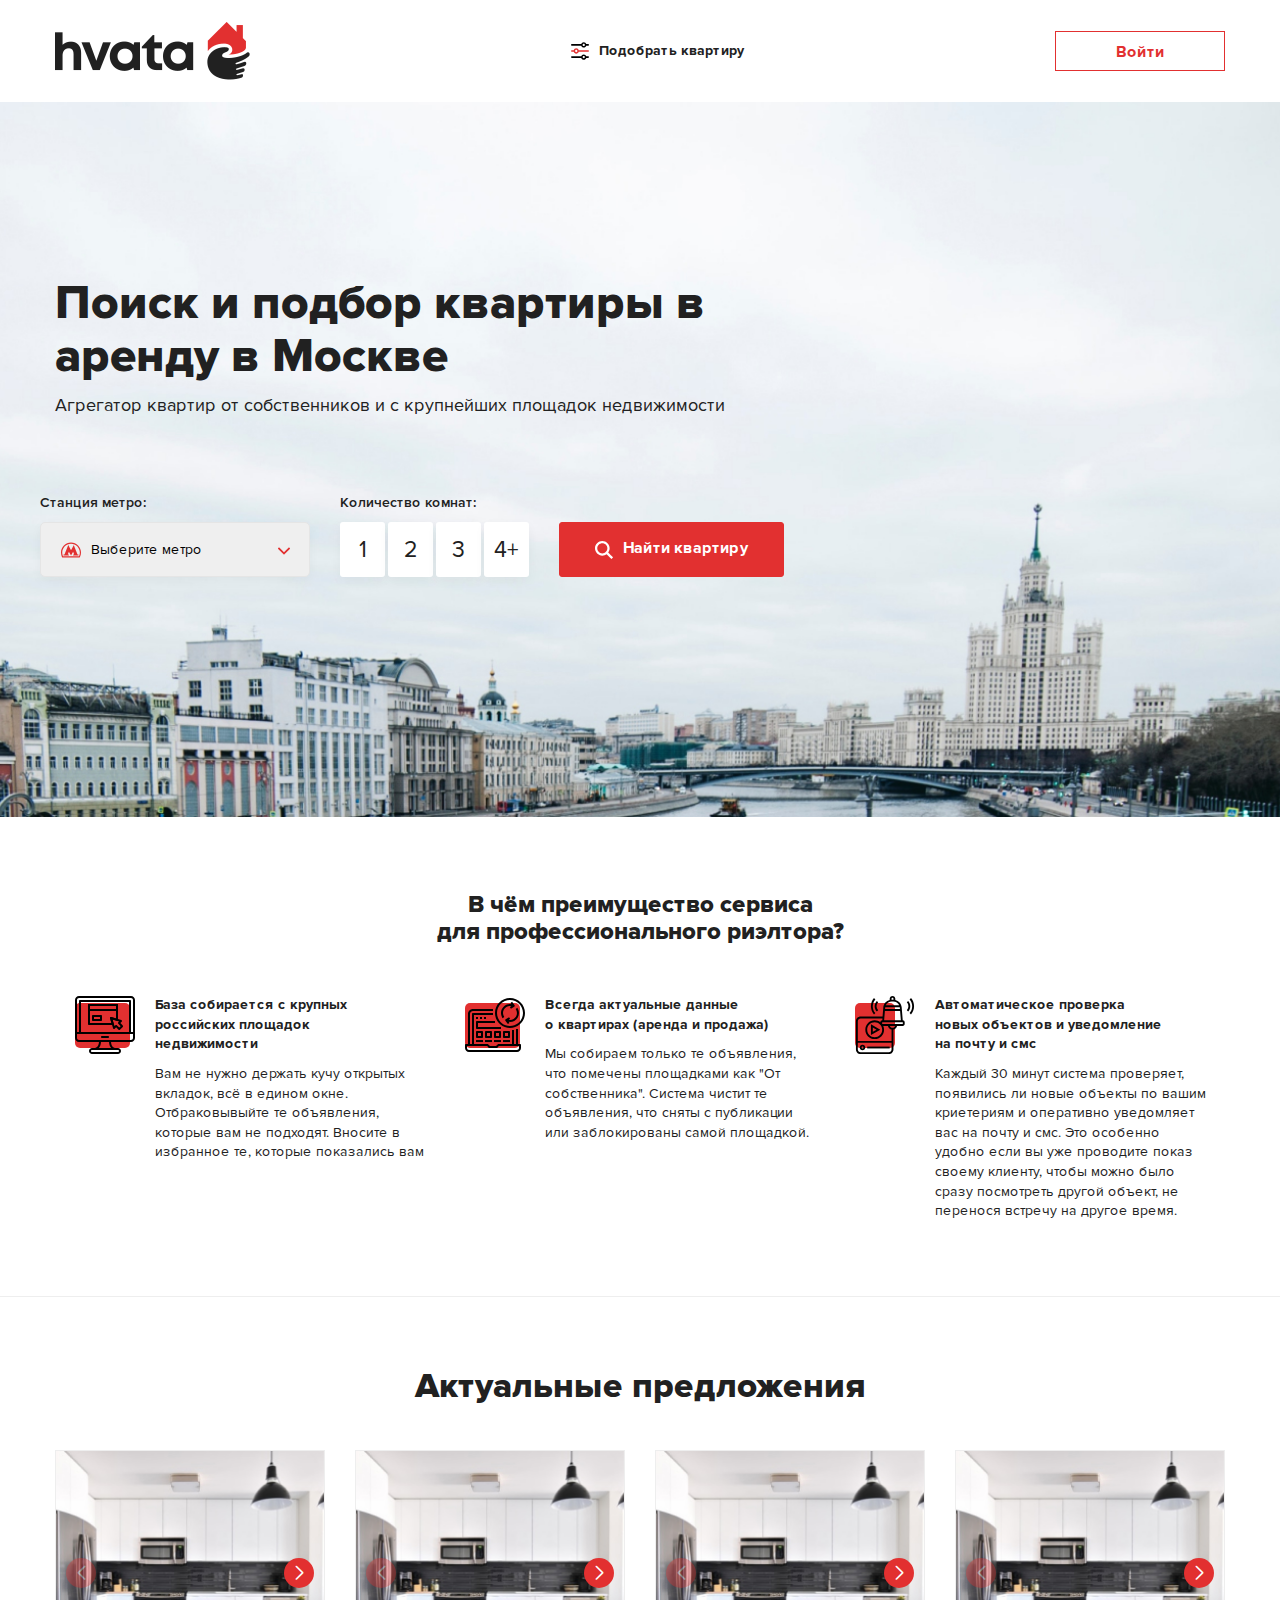
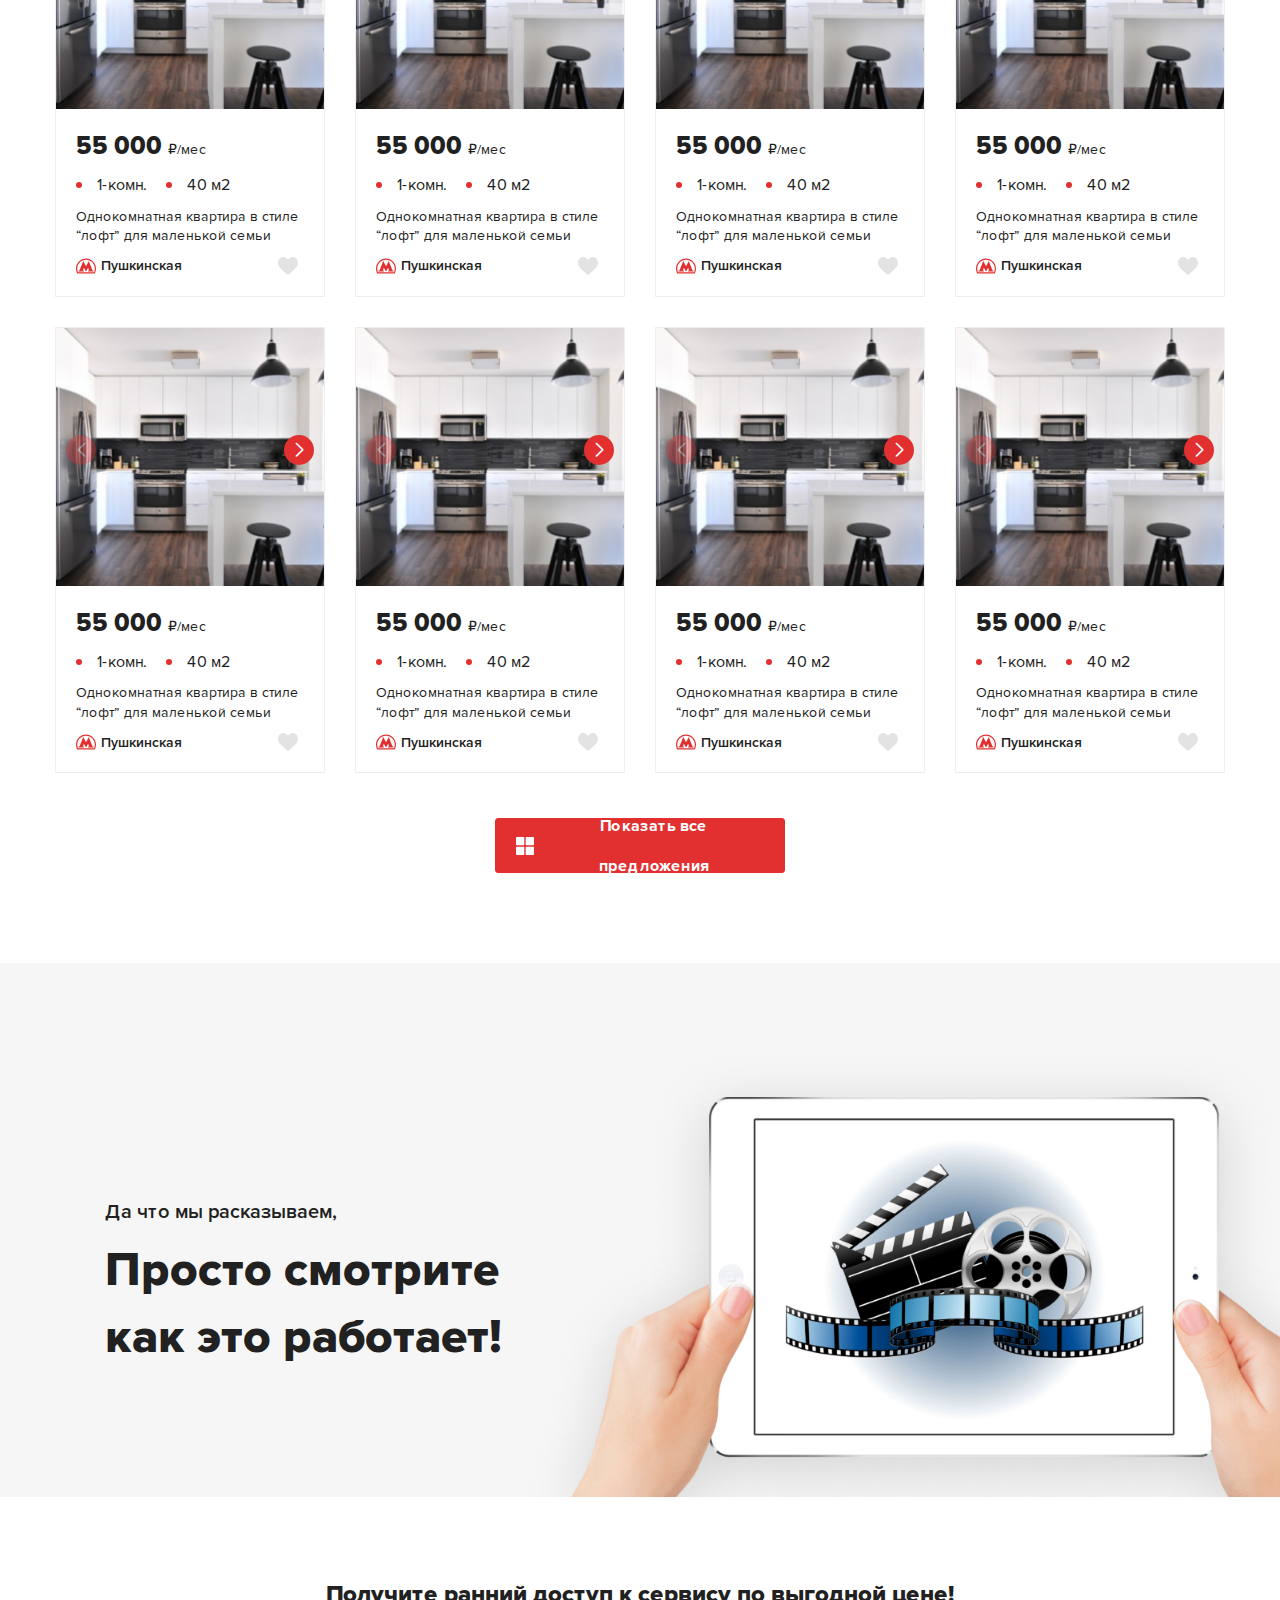
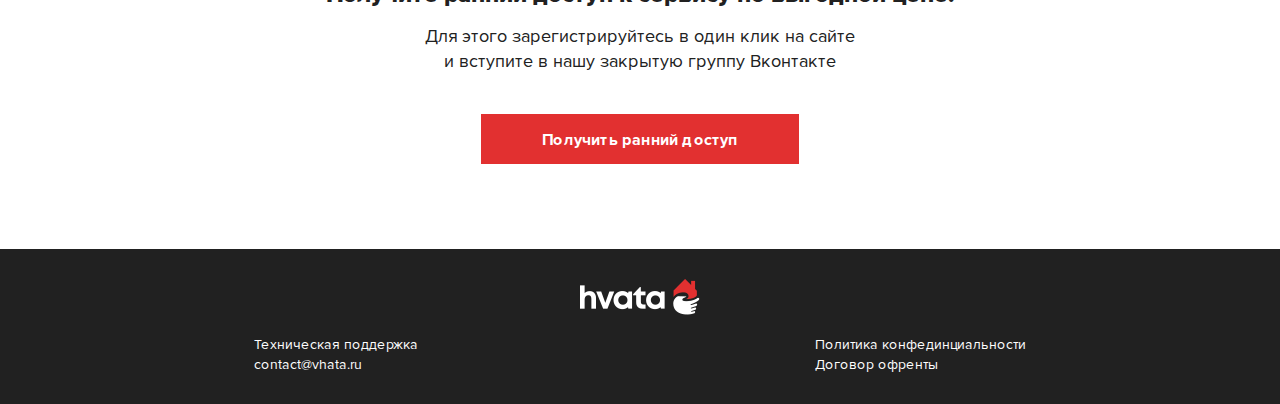
<file: app/index.html>
<!DOCTYPE html>
<html lang="ru">

<head>
	<meta charset="utf-8">
	<title>Онлайн сервис по подбору недвижимости в Краснодаре</title>
	<meta name="description" content="">
	<meta http-equiv="X-UA-Compatible" content="IE=edge">
	<meta name="viewport" content="width=device-width, initial-scale=1, maximum-scale=1">
	<link rel="icon" href="img/favicon.ico">
	<meta name="theme-color" content="#000">
	
	<link rel="stylesheet" href="css/app.min.css">
	<link rel="stylesheet" href="libs/bootstrap/bootstrap-grid-flex.min.css">
	<link rel="stylesheet"href="https://unpkg.com/swiper/swiper-bundle.min.css"/>

</head>

<body>

	<header class="header">
		<div class="header__container container">
		
			<a href="index.html" class="header__logo">
				<img src="img/header--logo.png" alt="logo">
			</a>

			<a href="#" class="header__select">
				<img src="img/set.svg" alt="">
				<span>Подобрать квартиру</span>
			</a>

			<a href="#" class="btn">Войти</a>

		</div>
	</header>

	<section class="hero">
		<div class="container">

			<div class="row">
				<div class="col-md-8">
					<h1>Поиск и подбор квартиры в аренду в Москве</h1>
					<p>Агрегатор квартир от собственников и с крупнейших площадок недвижимости</p>
					
				</div>
				<form class="hero__inputs">
					<div class="hero__select">
						<p>Станция метро:</p>
						<div class="select-wrap">
							<select name='metro' id='' class='form__select form__select--metro'>
								<option disabled selected value>Выберите метро</option>
								<option value='2'>Метро 1</option>
								<option value='3'>Метро 2</option>
								<option value='4'>Метро 3</option>
							</select>
						</div>
					</div>

					<div class="hero__checkbox">
						<p>Количество комнат:</p>

						<div class="hero__checkbox_wrap">
							<div class="toggle">
								<input type="checkbox" class="checkbox" name="checkbox" id="toggle__input1">
								<label for="toggle__input1" class="label" value="1">1</label>
							</div>
							<div class="toggle">
								<input type="checkbox" class="checkbox" name="checkbox" id="toggle__input2">
								<label for="toggle__input2" class="label" value="2">2</label>
							</div>
							<div class="toggle">
								<input type="checkbox" class="checkbox" name="checkbox" id="toggle__input3">
								<label for="toggle__input3" class="label" value="3">3</label>
							</div>
							<div class="toggle">
								<input type="checkbox" class="checkbox" name="checkbox" id="toggle__input4">
								<label for="toggle__input4" class="label" value="4+">4+</label>
							</div>
						</div>
					</div>
					
					<a href="#" class="hero__inputs_btn btn btn--accent"><img src="img/search.svg" alt="">Найти квартиру</a>
				</form>
			</div>


		</div>
	</section>

	<section class="content">
		<div class="container">
			
			<h2>В чём преимущество сервиса <br>для профессионального риэлтора?</h2>
			
			<div class="content__list">

				<div class="content__item">
					<div class="content__img"><img src="img/website.svg" alt=""></div>
					<p><b>База собирается с крупных <br>российских площадок <br>недвижимости</b></p>
					<p>Вам не нужно держать кучу открытых вкладок, всё в едином окне. Отбраковывыйте те объявления, которые вам не подходят. Вносите в избранное те, которые показались вам </p>
				</div>
				<div class="content__item">
					<div class="content__img"><img src="img/update.svg" alt=""></div>
					<p><b>Всегда актуальные данные <br>о квартирах (аренда и продажа)</b></p>
					<p>Мы собираем только те объявления, что помечены площадками как "От собственника". Система чистит те объявления, что сняты с публикации или заблокированы самой площадкой.</p>
				</div>
				<div class="content__item">
					<div class="content__img"><img src="img/notification.svg" alt=""></div>
					<p><b>Автоматическое проверка <br>новых объектов и уведомление <br>на почту и смс</b></p>
					<p>Каждый 30 минут система проверяет, появились ли новые объекты по вашим криетериям и оперативно уведомляет вас на почту и смс. Это особенно удобно если вы уже проводите показ своему клиенту, чтобы можно было сразу посмотреть другой объект, не перенося встречу на другое время.</p>
				</div>

			</div>

		</div>
	</section>

	<section class="proposal">
		<div class="proposal__container container">
			<h2 class="proposal__title">Актуальные предложения</h2>
			<div class="row">
				<div class="col col-md-6 col-xl-3">
					<a href="#" class="proposal__item">
						<div class="swiper proposal__slider">
							<div class="swiper-wrapper">
								<div class="swiper-slide">
									<img src="img/slider_1.jpg" alt="">
								</div>
								<div class="swiper-slide">
									<img src="img/slider_1.jpg" alt="">
								</div>
								<div class="swiper-slide">
									<img src="img/slider_1.jpg" alt="">
								</div>
								<div class="swiper-slide">
									<img src="img/slider_1.jpg" alt="">
								</div>
							</div>
							<div class="swiper-button-next"></div>
							<div class="swiper-button-prev"></div>
						</div>
						<div class="proposal__info">
							<div class="proposal__info_price">
								<p><span>55 000 </span>₽/мес</p>
							</div>
							<div class="proposal__info_area">
								<div>
									<span></span>
									<p>1-комн.</p>
								</div>
								<div>
									<span></span>
									<p>40 м2</p>
								</div>
							</div>
							<div class="proposal__info_desc">
								<p>Однокомнатная квартира в стиле “лофт” для маленькой семьи</p>
							</div>
							<div class="proposal__info_bottom">
								<div class="proposal__info_metro">
									<img src="img/moscow.svg" alt="">
									<p>Пушкинская</p>
								</div>
								<button type="button" class="proposal__info_fav" onclick="favActive()">
									<svg width="20" height="18" viewBox="0 0 20 18" fill="none" xmlns="http://www.w3.org/2000/svg">
										<path d="M14.6875 0C13.6022 0 12.6072 0.350602 11.7302 1.04209C10.8894 1.70502 10.3296 2.54939 10 3.16338C9.67043 2.54935 9.11063 1.70502 8.2698 1.04209C7.39277 0.350602 6.39777 0 5.3125 0C2.28391 0 0 2.52546 0 5.87445C0 9.49253 2.84934 11.968 7.16285 15.7154C7.89535 16.3518 8.72563 17.0732 9.58859 17.8425C9.70234 17.9441 9.84844 18 10 18C10.1516 18 10.2977 17.9441 10.4114 17.8426C11.2745 17.0731 12.1047 16.3518 12.8376 15.715C17.1507 11.968 20 9.49253 20 5.87445C20 2.52546 17.7161 0 14.6875 0Z" fill="#E3E3E3"/>
									</svg>
								</button>
							</div>
						</div>
					</a>
					<a href="#" class="proposal__item">
						<div class="swiper proposal__slider">
							<div class="swiper-wrapper">
								<div class="swiper-slide">
									<img src="img/slider_1.jpg" alt="">
								</div>
								<div class="swiper-slide">
									<img src="img/slider_1.jpg" alt="">
								</div>
								<div class="swiper-slide">
									<img src="img/slider_1.jpg" alt="">
								</div>
								<div class="swiper-slide">
									<img src="img/slider_1.jpg" alt="">
								</div>
							</div>
							<div class="swiper-button-next"></div>
							<div class="swiper-button-prev"></div>
						</div>
						<div class="proposal__info">
							<div class="proposal__info_price">
								<p><span>55 000 </span>₽/мес</p>
							</div>
							<div class="proposal__info_area">
								<div>
									<span></span>
									<p>1-комн.</p>
								</div>
								<div>
									<span></span>
									<p>40 м2</p>
								</div>
							</div>
							<div class="proposal__info_desc">
								<p>Однокомнатная квартира в стиле “лофт” для маленькой семьи</p>
							</div>
							<div class="proposal__info_bottom">
								<div class="proposal__info_metro">
									<img src="img/moscow.svg" alt="">
									<p>Пушкинская</p>
								</div>
								<button type="button" class="proposal__info_fav" onclick="favActive()">
									<svg width="20" height="18" viewBox="0 0 20 18" fill="none" xmlns="http://www.w3.org/2000/svg">
										<path d="M14.6875 0C13.6022 0 12.6072 0.350602 11.7302 1.04209C10.8894 1.70502 10.3296 2.54939 10 3.16338C9.67043 2.54935 9.11063 1.70502 8.2698 1.04209C7.39277 0.350602 6.39777 0 5.3125 0C2.28391 0 0 2.52546 0 5.87445C0 9.49253 2.84934 11.968 7.16285 15.7154C7.89535 16.3518 8.72563 17.0732 9.58859 17.8425C9.70234 17.9441 9.84844 18 10 18C10.1516 18 10.2977 17.9441 10.4114 17.8426C11.2745 17.0731 12.1047 16.3518 12.8376 15.715C17.1507 11.968 20 9.49253 20 5.87445C20 2.52546 17.7161 0 14.6875 0Z" fill="#E3E3E3"/>
									</svg>
								</button>
							</div>
						</div>
					</a>
				</div>
				<div class="col col-md-6 col-xl-3">
					<a href="#" class="proposal__item">
						<div class="swiper proposal__slider">
							<div class="swiper-wrapper">
								<div class="swiper-slide">
									<img src="img/slider_1.jpg" alt="">
								</div>
								<div class="swiper-slide">
									<img src="img/slider_1.jpg" alt="">
								</div>
								<div class="swiper-slide">
									<img src="img/slider_1.jpg" alt="">
								</div>
								<div class="swiper-slide">
									<img src="img/slider_1.jpg" alt="">
								</div>
							</div>
							<div class="swiper-button-next"></div>
							<div class="swiper-button-prev"></div>
						</div>
						<div class="proposal__info">
							<div class="proposal__info_price">
								<p><span>55 000 </span>₽/мес</p>
							</div>
							<div class="proposal__info_area">
								<div>
									<span></span>
									<p>1-комн.</p>
								</div>
								<div>
									<span></span>
									<p>40 м2</p>
								</div>
							</div>
							<div class="proposal__info_desc">
								<p>Однокомнатная квартира в стиле “лофт” для маленькой семьи</p>
							</div>
							<div class="proposal__info_bottom">
								<div class="proposal__info_metro">
									<img src="img/moscow.svg" alt="">
									<p>Пушкинская</p>
								</div>
								<button type="button" class="proposal__info_fav" onclick="favActive()">
									<svg width="20" height="18" viewBox="0 0 20 18" fill="none" xmlns="http://www.w3.org/2000/svg">
										<path d="M14.6875 0C13.6022 0 12.6072 0.350602 11.7302 1.04209C10.8894 1.70502 10.3296 2.54939 10 3.16338C9.67043 2.54935 9.11063 1.70502 8.2698 1.04209C7.39277 0.350602 6.39777 0 5.3125 0C2.28391 0 0 2.52546 0 5.87445C0 9.49253 2.84934 11.968 7.16285 15.7154C7.89535 16.3518 8.72563 17.0732 9.58859 17.8425C9.70234 17.9441 9.84844 18 10 18C10.1516 18 10.2977 17.9441 10.4114 17.8426C11.2745 17.0731 12.1047 16.3518 12.8376 15.715C17.1507 11.968 20 9.49253 20 5.87445C20 2.52546 17.7161 0 14.6875 0Z" fill="#E3E3E3"/>
									</svg>
								</button>
							</div>
						</div>
					</a>
					<a href="#" class="proposal__item">
						<div class="swiper proposal__slider">
							<div class="swiper-wrapper">
								<div class="swiper-slide">
									<img src="img/slider_1.jpg" alt="">
								</div>
								<div class="swiper-slide">
									<img src="img/slider_1.jpg" alt="">
								</div>
								<div class="swiper-slide">
									<img src="img/slider_1.jpg" alt="">
								</div>
								<div class="swiper-slide">
									<img src="img/slider_1.jpg" alt="">
								</div>
							</div>
							<div class="swiper-button-next"></div>
							<div class="swiper-button-prev"></div>
						</div>
						<div class="proposal__info">
							<div class="proposal__info_price">
								<p><span>55 000 </span>₽/мес</p>
							</div>
							<div class="proposal__info_area">
								<div>
									<span></span>
									<p>1-комн.</p>
								</div>
								<div>
									<span></span>
									<p>40 м2</p>
								</div>
							</div>
							<div class="proposal__info_desc">
								<p>Однокомнатная квартира в стиле “лофт” для маленькой семьи</p>
							</div>
							<div class="proposal__info_bottom">
								<div class="proposal__info_metro">
									<img src="img/moscow.svg" alt="">
									<p>Пушкинская</p>
								</div>
								<button type="button" class="proposal__info_fav" onclick="favActive()">
									<svg width="20" height="18" viewBox="0 0 20 18" fill="none" xmlns="http://www.w3.org/2000/svg">
										<path d="M14.6875 0C13.6022 0 12.6072 0.350602 11.7302 1.04209C10.8894 1.70502 10.3296 2.54939 10 3.16338C9.67043 2.54935 9.11063 1.70502 8.2698 1.04209C7.39277 0.350602 6.39777 0 5.3125 0C2.28391 0 0 2.52546 0 5.87445C0 9.49253 2.84934 11.968 7.16285 15.7154C7.89535 16.3518 8.72563 17.0732 9.58859 17.8425C9.70234 17.9441 9.84844 18 10 18C10.1516 18 10.2977 17.9441 10.4114 17.8426C11.2745 17.0731 12.1047 16.3518 12.8376 15.715C17.1507 11.968 20 9.49253 20 5.87445C20 2.52546 17.7161 0 14.6875 0Z" fill="#E3E3E3"/>
									</svg>
								</button>
							</div>
						</div>
					</a>
				</div>
				<div class="col col-md-6 col-xl-3">
					<a href="#" class="proposal__item">
						<div class="swiper proposal__slider">
							<div class="swiper-wrapper">
								<div class="swiper-slide">
									<img src="img/slider_1.jpg" alt="">
								</div>
								<div class="swiper-slide">
									<img src="img/slider_1.jpg" alt="">
								</div>
								<div class="swiper-slide">
									<img src="img/slider_1.jpg" alt="">
								</div>
								<div class="swiper-slide">
									<img src="img/slider_1.jpg" alt="">
								</div>
							</div>
							<div class="swiper-button-next"></div>
							<div class="swiper-button-prev"></div>
						</div>
						<div class="proposal__info">
							<div class="proposal__info_price">
								<p><span>55 000 </span>₽/мес</p>
							</div>
							<div class="proposal__info_area">
								<div>
									<span></span>
									<p>1-комн.</p>
								</div>
								<div>
									<span></span>
									<p>40 м2</p>
								</div>
							</div>
							<div class="proposal__info_desc">
								<p>Однокомнатная квартира в стиле “лофт” для маленькой семьи</p>
							</div>
							<div class="proposal__info_bottom">
								<div class="proposal__info_metro">
									<img src="img/moscow.svg" alt="">
									<p>Пушкинская</p>
								</div>
								<button type="button" class="proposal__info_fav" onclick="favActive()">
									<svg width="20" height="18" viewBox="0 0 20 18" fill="none" xmlns="http://www.w3.org/2000/svg">
										<path d="M14.6875 0C13.6022 0 12.6072 0.350602 11.7302 1.04209C10.8894 1.70502 10.3296 2.54939 10 3.16338C9.67043 2.54935 9.11063 1.70502 8.2698 1.04209C7.39277 0.350602 6.39777 0 5.3125 0C2.28391 0 0 2.52546 0 5.87445C0 9.49253 2.84934 11.968 7.16285 15.7154C7.89535 16.3518 8.72563 17.0732 9.58859 17.8425C9.70234 17.9441 9.84844 18 10 18C10.1516 18 10.2977 17.9441 10.4114 17.8426C11.2745 17.0731 12.1047 16.3518 12.8376 15.715C17.1507 11.968 20 9.49253 20 5.87445C20 2.52546 17.7161 0 14.6875 0Z" fill="#E3E3E3"/>
									</svg>
								</button>
							</div>
						</div>
					</a>
					<a href="#" class="proposal__item">
						<div class="swiper proposal__slider">
							<div class="swiper-wrapper">
								<div class="swiper-slide">
									<img src="img/slider_1.jpg" alt="">
								</div>
								<div class="swiper-slide">
									<img src="img/slider_1.jpg" alt="">
								</div>
								<div class="swiper-slide">
									<img src="img/slider_1.jpg" alt="">
								</div>
								<div class="swiper-slide">
									<img src="img/slider_1.jpg" alt="">
								</div>
							</div>
							<div class="swiper-button-next"></div>
							<div class="swiper-button-prev"></div>
						</div>
						<div class="proposal__info">
							<div class="proposal__info_price">
								<p><span>55 000 </span>₽/мес</p>
							</div>
							<div class="proposal__info_area">
								<div>
									<span></span>
									<p>1-комн.</p>
								</div>
								<div>
									<span></span>
									<p>40 м2</p>
								</div>
							</div>
							<div class="proposal__info_desc">
								<p>Однокомнатная квартира в стиле “лофт” для маленькой семьи</p>
							</div>
							<div class="proposal__info_bottom">
								<div class="proposal__info_metro">
									<img src="img/moscow.svg" alt="">
									<p>Пушкинская</p>
								</div>
								<button type="button" class="proposal__info_fav" onclick="favActive()">
									<svg width="20" height="18" viewBox="0 0 20 18" fill="none" xmlns="http://www.w3.org/2000/svg">
										<path d="M14.6875 0C13.6022 0 12.6072 0.350602 11.7302 1.04209C10.8894 1.70502 10.3296 2.54939 10 3.16338C9.67043 2.54935 9.11063 1.70502 8.2698 1.04209C7.39277 0.350602 6.39777 0 5.3125 0C2.28391 0 0 2.52546 0 5.87445C0 9.49253 2.84934 11.968 7.16285 15.7154C7.89535 16.3518 8.72563 17.0732 9.58859 17.8425C9.70234 17.9441 9.84844 18 10 18C10.1516 18 10.2977 17.9441 10.4114 17.8426C11.2745 17.0731 12.1047 16.3518 12.8376 15.715C17.1507 11.968 20 9.49253 20 5.87445C20 2.52546 17.7161 0 14.6875 0Z" fill="#E3E3E3"/>
									</svg>
								</button>
							</div>
						</div>
					</a>
				</div>
				<div class="col col-md-6 col-xl-3">
					<a href="#" class="proposal__item">
						<div class="swiper proposal__slider">
							<div class="swiper-wrapper">
								<div class="swiper-slide">
									<img src="img/slider_1.jpg" alt="">
								</div>
								<div class="swiper-slide">
									<img src="img/slider_1.jpg" alt="">
								</div>
								<div class="swiper-slide">
									<img src="img/slider_1.jpg" alt="">
								</div>
								<div class="swiper-slide">
									<img src="img/slider_1.jpg" alt="">
								</div>
							</div>
							<div class="swiper-button-next"></div>
							<div class="swiper-button-prev"></div>
						</div>
						<div class="proposal__info">
							<div class="proposal__info_price">
								<p><span>55 000 </span>₽/мес</p>
							</div>
							<div class="proposal__info_area">
								<div>
									<span></span>
									<p>1-комн.</p>
								</div>
								<div>
									<span></span>
									<p>40 м2</p>
								</div>
							</div>
							<div class="proposal__info_desc">
								<p>Однокомнатная квартира в стиле “лофт” для маленькой семьи</p>
							</div>
							<div class="proposal__info_bottom">
								<div class="proposal__info_metro">
									<img src="img/moscow.svg" alt="">
									<p>Пушкинская</p>
								</div>
								<button type="button" class="proposal__info_fav" onclick="favActive()">
									<svg width="20" height="18" viewBox="0 0 20 18" fill="none" xmlns="http://www.w3.org/2000/svg">
										<path d="M14.6875 0C13.6022 0 12.6072 0.350602 11.7302 1.04209C10.8894 1.70502 10.3296 2.54939 10 3.16338C9.67043 2.54935 9.11063 1.70502 8.2698 1.04209C7.39277 0.350602 6.39777 0 5.3125 0C2.28391 0 0 2.52546 0 5.87445C0 9.49253 2.84934 11.968 7.16285 15.7154C7.89535 16.3518 8.72563 17.0732 9.58859 17.8425C9.70234 17.9441 9.84844 18 10 18C10.1516 18 10.2977 17.9441 10.4114 17.8426C11.2745 17.0731 12.1047 16.3518 12.8376 15.715C17.1507 11.968 20 9.49253 20 5.87445C20 2.52546 17.7161 0 14.6875 0Z" fill="#E3E3E3"/>
									</svg>
								</button>
							</div>
						</div>
					</a>
					<a href="#" class="proposal__item">
						<div class="swiper proposal__slider">
							<div class="swiper-wrapper">
								<div class="swiper-slide">
									<img src="img/slider_1.jpg" alt="">
								</div>
								<div class="swiper-slide">
									<img src="img/slider_1.jpg" alt="">
								</div>
								<div class="swiper-slide">
									<img src="img/slider_1.jpg" alt="">
								</div>
								<div class="swiper-slide">
									<img src="img/slider_1.jpg" alt="">
								</div>
							</div>
							<div class="swiper-button-next"></div>
							<div class="swiper-button-prev"></div>
						</div>
						<div class="proposal__info">
							<div class="proposal__info_price">
								<p><span>55 000 </span>₽/мес</p>
							</div>
							<div class="proposal__info_area">
								<div>
									<span></span>
									<p>1-комн.</p>
								</div>
								<div>
									<span></span>
									<p>40 м2</p>
								</div>
							</div>
							<div class="proposal__info_desc">
								<p>Однокомнатная квартира в стиле “лофт” для маленькой семьи</p>
							</div>
							<div class="proposal__info_bottom">
								<div class="proposal__info_metro">
									<img src="img/moscow.svg" alt="">
									<p>Пушкинская</p>
								</div>
								<button type="button" class="proposal__info_fav" onclick="favActive()">
									<svg width="20" height="18" viewBox="0 0 20 18" fill="none" xmlns="http://www.w3.org/2000/svg">
										<path d="M14.6875 0C13.6022 0 12.6072 0.350602 11.7302 1.04209C10.8894 1.70502 10.3296 2.54939 10 3.16338C9.67043 2.54935 9.11063 1.70502 8.2698 1.04209C7.39277 0.350602 6.39777 0 5.3125 0C2.28391 0 0 2.52546 0 5.87445C0 9.49253 2.84934 11.968 7.16285 15.7154C7.89535 16.3518 8.72563 17.0732 9.58859 17.8425C9.70234 17.9441 9.84844 18 10 18C10.1516 18 10.2977 17.9441 10.4114 17.8426C11.2745 17.0731 12.1047 16.3518 12.8376 15.715C17.1507 11.968 20 9.49253 20 5.87445C20 2.52546 17.7161 0 14.6875 0Z" fill="#E3E3E3"/>
									</svg>
								</button>
							</div>
						</div>
					</a>
				</div>
			</div>

			<div class="proposal__btn">
				<a class="proposal__btn_item btn btn-accent"><img src="img/menu.svg" alt="">Показать все предложения</a>
			</div>
			
		</div>
	</section>

	<section class="video">
		<div class="container">
			<div class="row justify-content-center align-items-center">
				
				<div class="col-xl-4 col-lg-12">
					<p>
						Да что мы расказываем,
						<b>
							<br>Просто смотрите
							<br>как это работает!
						</b>
					</p>
				</div>
				<div class="col-xl-7 col-lg-12">
					<img src="img/hands.png" alt="">
					<iframe width="1663" height="738" src="https://www.youtube.com/embed/g0O8gMe9F7w" frameborder="0" allow="accelerometer; autoplay; encrypted-media; gyroscope; picture-in-picture" allowfullscreen></iframe>
				</div>

			</div>
		</div>
	</section>

	<section class="access">
		<div class="container">
			
			<h2>Получите ранний доступ к сервису по выгодной цене!</h2>
			<p>Для этого зарегистрируйтесь в один клик на сайте <br>и вступите в нашу закрытую группу Вконтакте</p>

			<a href="#" class="btn btn--accent">Получить ранний доступ</a>

		</div>
	</section>

	<footer class="footer">
		<div class="footer__container container">

			<div class="footer__logo">
				<a href="#"><img src="img/footer--logo.png" alt=""></a>
			</div>

			<p>
				Техническая поддержка
				<br>
				<a href="mailto:contact@vhata.ru">contact@vhata.ru</a>
			</p>
			<p>
				<a href="#">Политика конфединциальности</a>
				<br>
				<a href="#">Договор офренты</a>
			</p>
			
		</div>
	</footer>

	<script src="https://unpkg.com/swiper/swiper-bundle.min.js"></script>
	<script src="js/base.js"></script>

</body>


</html>
</file>
<file: app/css/app.min.css>
*,::after,::before{box-sizing:border-box}html{font-family:sans-serif;line-height:1.15;-webkit-text-size-adjust:100%;-ms-text-size-adjust:100%;-ms-overflow-style:scrollbar;-webkit-tap-highlight-color:transparent}@-ms-viewport{width:device-width}article,aside,dialog,figcaption,figure,footer,header,hgroup,main,nav,section{display:block}body{margin:0;font-family:-apple-system,BlinkMacSystemFont,"Segoe UI",Roboto,"Helvetica Neue",Arial,sans-serif,"Apple Color Emoji","Segoe UI Emoji","Segoe UI Symbol";font-size:1rem;font-weight:400;line-height:1.5;color:#212529;text-align:left;background-color:#fff}[tabindex="-1"]:focus{outline:0!important}hr{box-sizing:content-box;height:0;overflow:visible}h1,h2,h3,h4,h5,h6{margin-top:0;margin-bottom:.5rem}p{margin-top:0;margin-bottom:1rem}abbr[data-original-title],abbr[title]{text-decoration:underline;-webkit-text-decoration:underline dotted;text-decoration:underline dotted;cursor:help;border-bottom:0}address{margin-bottom:1rem;font-style:normal;line-height:inherit}dl,ol,ul{margin-top:0;margin-bottom:1rem}ol ol,ol ul,ul ol,ul ul{margin-bottom:0}dt{font-weight:700}dd{margin-bottom:.5rem;margin-left:0}blockquote{margin:0 0 1rem}dfn{font-style:italic}b,strong{font-weight:bolder}small{font-size:80%}sub,sup{position:relative;font-size:75%;line-height:0;vertical-align:baseline}sub{bottom:-.25em}sup{top:-.5em}a{color:#007bff;text-decoration:none;background-color:transparent;-webkit-text-decoration-skip:objects}a:hover{color:#0056b3;text-decoration:underline}a:not([href]):not([tabindex]){color:inherit;text-decoration:none}a:not([href]):not([tabindex]):focus,a:not([href]):not([tabindex]):hover{color:inherit;text-decoration:none}a:not([href]):not([tabindex]):focus{outline:0}code,kbd,pre,samp{font-family:monospace,monospace;font-size:1em}pre{margin-top:0;margin-bottom:1rem;overflow:auto;-ms-overflow-style:scrollbar}figure{margin:0 0 1rem}img{vertical-align:middle;border-style:none}svg:not(:root){overflow:hidden}table{border-collapse:collapse}caption{padding-top:.75rem;padding-bottom:.75rem;color:#6c757d;text-align:left;caption-side:bottom}th{text-align:inherit}label{display:inline-block;margin-bottom:.5rem}button{border-radius:0}button:focus{outline:1px dotted;outline:5px auto -webkit-focus-ring-color}button,input,optgroup,select,textarea{margin:0;font-family:inherit;font-size:inherit;line-height:inherit}button,input{overflow:visible}button,select{text-transform:none}[type=reset],[type=submit],button,html [type=button]{-webkit-appearance:button}[type=button]::-moz-focus-inner,[type=reset]::-moz-focus-inner,[type=submit]::-moz-focus-inner,button::-moz-focus-inner{padding:0;border-style:none}input[type=checkbox],input[type=radio]{box-sizing:border-box;padding:0}input[type=date],input[type=datetime-local],input[type=month],input[type=time]{-webkit-appearance:listbox}textarea{overflow:auto;resize:vertical}fieldset{min-width:0;padding:0;margin:0;border:0}legend{display:block;width:100%;max-width:100%;padding:0;margin-bottom:.5rem;font-size:1.5rem;line-height:inherit;color:inherit;white-space:normal}progress{vertical-align:baseline}[type=number]::-webkit-inner-spin-button,[type=number]::-webkit-outer-spin-button{height:auto}[type=search]{outline-offset:-2px;-webkit-appearance:none}[type=search]::-webkit-search-cancel-button,[type=search]::-webkit-search-decoration{-webkit-appearance:none}::-webkit-file-upload-button{font:inherit;-webkit-appearance:button}output{display:inline-block}summary{display:list-item;cursor:pointer}template{display:none}[hidden]{display:none!important}.fa,.fab,.fal,.far,.fas{-moz-osx-font-smoothing:grayscale;-webkit-font-smoothing:antialiased;display:inline-block;font-style:normal;font-variant:normal;text-rendering:auto;line-height:1}.fa-lg{font-size:1.33333em;line-height:.75em;vertical-align:-.0667em}.fa-xs{font-size:.75em}.fa-sm{font-size:.875em}.fa-1x{font-size:1em}.fa-2x{font-size:2em}.fa-3x{font-size:3em}.fa-4x{font-size:4em}.fa-5x{font-size:5em}.fa-6x{font-size:6em}.fa-7x{font-size:7em}.fa-8x{font-size:8em}.fa-9x{font-size:9em}.fa-10x{font-size:10em}.fa-fw{text-align:center;width:1.25em}.fa-ul{list-style-type:none;margin-left:2.5em;padding-left:0}.fa-ul>li{position:relative}.fa-li{left:-2em;position:absolute;text-align:center;width:2em;line-height:inherit}.fa-border{border:.08em solid #eee;border-radius:.1em;padding:.2em .25em .15em}.fa-pull-left{float:left}.fa-pull-right{float:right}.fa.fa-pull-left,.fab.fa-pull-left,.fal.fa-pull-left,.far.fa-pull-left,.fas.fa-pull-left{margin-right:.3em}.fa.fa-pull-right,.fab.fa-pull-right,.fal.fa-pull-right,.far.fa-pull-right,.fas.fa-pull-right{margin-left:.3em}.fa-spin{animation:fa-spin 2s infinite linear}.fa-pulse{animation:fa-spin 1s infinite steps(8)}@keyframes fa-spin{0%{transform:rotate(0)}to{transform:rotate(1turn)}}.fa-rotate-90{transform:rotate(90deg)}.fa-rotate-180{transform:rotate(180deg)}.fa-rotate-270{transform:rotate(270deg)}.fa-flip-horizontal{transform:scaleX(-1)}.fa-flip-vertical{transform:scaleY(-1)}.fa-flip-horizontal.fa-flip-vertical{transform:scale(-1)}:root .fa-flip-horizontal,:root .fa-flip-vertical,:root .fa-rotate-180,:root .fa-rotate-270,:root .fa-rotate-90{-webkit-filter:none;filter:none}.fa-stack{display:inline-block;height:2em;line-height:2em;position:relative;vertical-align:middle;width:2em}.fa-stack-1x,.fa-stack-2x{left:0;position:absolute;text-align:center;width:100%}.fa-stack-1x{line-height:inherit}.fa-stack-2x{font-size:2em}.fa-inverse{color:#fff}.fa-500px:before{content:"\f26e"}.fa-accessible-icon:before{content:"\f368"}.fa-accusoft:before{content:"\f369"}.fa-acquisitions-incorporated:before{content:"\f6af"}.fa-ad:before{content:"\f641"}.fa-address-book:before{content:"\f2b9"}.fa-address-card:before{content:"\f2bb"}.fa-adjust:before{content:"\f042"}.fa-adn:before{content:"\f170"}.fa-adversal:before{content:"\f36a"}.fa-affiliatetheme:before{content:"\f36b"}.fa-air-freshener:before{content:"\f5d0"}.fa-algolia:before{content:"\f36c"}.fa-align-center:before{content:"\f037"}.fa-align-justify:before{content:"\f039"}.fa-align-left:before{content:"\f036"}.fa-align-right:before{content:"\f038"}.fa-alipay:before{content:"\f642"}.fa-allergies:before{content:"\f461"}.fa-amazon:before{content:"\f270"}.fa-amazon-pay:before{content:"\f42c"}.fa-ambulance:before{content:"\f0f9"}.fa-american-sign-language-interpreting:before{content:"\f2a3"}.fa-amilia:before{content:"\f36d"}.fa-anchor:before{content:"\f13d"}.fa-android:before{content:"\f17b"}.fa-angellist:before{content:"\f209"}.fa-angle-double-down:before{content:"\f103"}.fa-angle-double-left:before{content:"\f100"}.fa-angle-double-right:before{content:"\f101"}.fa-angle-double-up:before{content:"\f102"}.fa-angle-down:before{content:"\f107"}.fa-angle-left:before{content:"\f104"}.fa-angle-right:before{content:"\f105"}.fa-angle-up:before{content:"\f106"}.fa-angry:before{content:"\f556"}.fa-angrycreative:before{content:"\f36e"}.fa-angular:before{content:"\f420"}.fa-ankh:before{content:"\f644"}.fa-app-store:before{content:"\f36f"}.fa-app-store-ios:before{content:"\f370"}.fa-apper:before{content:"\f371"}.fa-apple:before{content:"\f179"}.fa-apple-alt:before{content:"\f5d1"}.fa-apple-pay:before{content:"\f415"}.fa-archive:before{content:"\f187"}.fa-archway:before{content:"\f557"}.fa-arrow-alt-circle-down:before{content:"\f358"}.fa-arrow-alt-circle-left:before{content:"\f359"}.fa-arrow-alt-circle-right:before{content:"\f35a"}.fa-arrow-alt-circle-up:before{content:"\f35b"}.fa-arrow-circle-down:before{content:"\f0ab"}.fa-arrow-circle-left:before{content:"\f0a8"}.fa-arrow-circle-right:before{content:"\f0a9"}.fa-arrow-circle-up:before{content:"\f0aa"}.fa-arrow-down:before{content:"\f063"}.fa-arrow-left:before{content:"\f060"}.fa-arrow-right:before{content:"\f061"}.fa-arrow-up:before{content:"\f062"}.fa-arrows-alt:before{content:"\f0b2"}.fa-arrows-alt-h:before{content:"\f337"}.fa-arrows-alt-v:before{content:"\f338"}.fa-assistive-listening-systems:before{content:"\f2a2"}.fa-asterisk:before{content:"\f069"}.fa-asymmetrik:before{content:"\f372"}.fa-at:before{content:"\f1fa"}.fa-atlas:before{content:"\f558"}.fa-atom:before{content:"\f5d2"}.fa-audible:before{content:"\f373"}.fa-audio-description:before{content:"\f29e"}.fa-autoprefixer:before{content:"\f41c"}.fa-avianex:before{content:"\f374"}.fa-aviato:before{content:"\f421"}.fa-award:before{content:"\f559"}.fa-aws:before{content:"\f375"}.fa-backspace:before{content:"\f55a"}.fa-backward:before{content:"\f04a"}.fa-balance-scale:before{content:"\f24e"}.fa-ban:before{content:"\f05e"}.fa-band-aid:before{content:"\f462"}.fa-bandcamp:before{content:"\f2d5"}.fa-barcode:before{content:"\f02a"}.fa-bars:before{content:"\f0c9"}.fa-baseball-ball:before{content:"\f433"}.fa-basketball-ball:before{content:"\f434"}.fa-bath:before{content:"\f2cd"}.fa-battery-empty:before{content:"\f244"}.fa-battery-full:before{content:"\f240"}.fa-battery-half:before{content:"\f242"}.fa-battery-quarter:before{content:"\f243"}.fa-battery-three-quarters:before{content:"\f241"}.fa-bed:before{content:"\f236"}.fa-beer:before{content:"\f0fc"}.fa-behance:before{content:"\f1b4"}.fa-behance-square:before{content:"\f1b5"}.fa-bell:before{content:"\f0f3"}.fa-bell-slash:before{content:"\f1f6"}.fa-bezier-curve:before{content:"\f55b"}.fa-bible:before{content:"\f647"}.fa-bicycle:before{content:"\f206"}.fa-bimobject:before{content:"\f378"}.fa-binoculars:before{content:"\f1e5"}.fa-birthday-cake:before{content:"\f1fd"}.fa-bitbucket:before{content:"\f171"}.fa-bitcoin:before{content:"\f379"}.fa-bity:before{content:"\f37a"}.fa-black-tie:before{content:"\f27e"}.fa-blackberry:before{content:"\f37b"}.fa-blender:before{content:"\f517"}.fa-blender-phone:before{content:"\f6b6"}.fa-blind:before{content:"\f29d"}.fa-blogger:before{content:"\f37c"}.fa-blogger-b:before{content:"\f37d"}.fa-bluetooth:before{content:"\f293"}.fa-bluetooth-b:before{content:"\f294"}.fa-bold:before{content:"\f032"}.fa-bolt:before{content:"\f0e7"}.fa-bomb:before{content:"\f1e2"}.fa-bone:before{content:"\f5d7"}.fa-bong:before{content:"\f55c"}.fa-book:before{content:"\f02d"}.fa-book-dead:before{content:"\f6b7"}.fa-book-open:before{content:"\f518"}.fa-book-reader:before{content:"\f5da"}.fa-bookmark:before{content:"\f02e"}.fa-bowling-ball:before{content:"\f436"}.fa-box:before{content:"\f466"}.fa-box-open:before{content:"\f49e"}.fa-boxes:before{content:"\f468"}.fa-braille:before{content:"\f2a1"}.fa-brain:before{content:"\f5dc"}.fa-briefcase:before{content:"\f0b1"}.fa-briefcase-medical:before{content:"\f469"}.fa-broadcast-tower:before{content:"\f519"}.fa-broom:before{content:"\f51a"}.fa-brush:before{content:"\f55d"}.fa-btc:before{content:"\f15a"}.fa-bug:before{content:"\f188"}.fa-building:before{content:"\f1ad"}.fa-bullhorn:before{content:"\f0a1"}.fa-bullseye:before{content:"\f140"}.fa-burn:before{content:"\f46a"}.fa-buromobelexperte:before{content:"\f37f"}.fa-bus:before{content:"\f207"}.fa-bus-alt:before{content:"\f55e"}.fa-business-time:before{content:"\f64a"}.fa-buysellads:before{content:"\f20d"}.fa-calculator:before{content:"\f1ec"}.fa-calendar:before{content:"\f133"}.fa-calendar-alt:before{content:"\f073"}.fa-calendar-check:before{content:"\f274"}.fa-calendar-minus:before{content:"\f272"}.fa-calendar-plus:before{content:"\f271"}.fa-calendar-times:before{content:"\f273"}.fa-camera:before{content:"\f030"}.fa-camera-retro:before{content:"\f083"}.fa-campground:before{content:"\f6bb"}.fa-cannabis:before{content:"\f55f"}.fa-capsules:before{content:"\f46b"}.fa-car:before{content:"\f1b9"}.fa-car-alt:before{content:"\f5de"}.fa-car-battery:before{content:"\f5df"}.fa-car-crash:before{content:"\f5e1"}.fa-car-side:before{content:"\f5e4"}.fa-caret-down:before{content:"\f0d7"}.fa-caret-left:before{content:"\f0d9"}.fa-caret-right:before{content:"\f0da"}.fa-caret-square-down:before{content:"\f150"}.fa-caret-square-left:before{content:"\f191"}.fa-caret-square-right:before{content:"\f152"}.fa-caret-square-up:before{content:"\f151"}.fa-caret-up:before{content:"\f0d8"}.fa-cart-arrow-down:before{content:"\f218"}.fa-cart-plus:before{content:"\f217"}.fa-cat:before{content:"\f6be"}.fa-cc-amazon-pay:before{content:"\f42d"}.fa-cc-amex:before{content:"\f1f3"}.fa-cc-apple-pay:before{content:"\f416"}.fa-cc-diners-club:before{content:"\f24c"}.fa-cc-discover:before{content:"\f1f2"}.fa-cc-jcb:before{content:"\f24b"}.fa-cc-mastercard:before{content:"\f1f1"}.fa-cc-paypal:before{content:"\f1f4"}.fa-cc-stripe:before{content:"\f1f5"}.fa-cc-visa:before{content:"\f1f0"}.fa-centercode:before{content:"\f380"}.fa-certificate:before{content:"\f0a3"}.fa-chair:before{content:"\f6c0"}.fa-chalkboard:before{content:"\f51b"}.fa-chalkboard-teacher:before{content:"\f51c"}.fa-charging-station:before{content:"\f5e7"}.fa-chart-area:before{content:"\f1fe"}.fa-chart-bar:before{content:"\f080"}.fa-chart-line:before{content:"\f201"}.fa-chart-pie:before{content:"\f200"}.fa-check:before{content:"\f00c"}.fa-check-circle:before{content:"\f058"}.fa-check-double:before{content:"\f560"}.fa-check-square:before{content:"\f14a"}.fa-chess:before{content:"\f439"}.fa-chess-bishop:before{content:"\f43a"}.fa-chess-board:before{content:"\f43c"}.fa-chess-king:before{content:"\f43f"}.fa-chess-knight:before{content:"\f441"}.fa-chess-pawn:before{content:"\f443"}.fa-chess-queen:before{content:"\f445"}.fa-chess-rook:before{content:"\f447"}.fa-chevron-circle-down:before{content:"\f13a"}.fa-chevron-circle-left:before{content:"\f137"}.fa-chevron-circle-right:before{content:"\f138"}.fa-chevron-circle-up:before{content:"\f139"}.fa-chevron-down:before{content:"\f078"}.fa-chevron-left:before{content:"\f053"}.fa-chevron-right:before{content:"\f054"}.fa-chevron-up:before{content:"\f077"}.fa-child:before{content:"\f1ae"}.fa-chrome:before{content:"\f268"}.fa-church:before{content:"\f51d"}.fa-circle:before{content:"\f111"}.fa-circle-notch:before{content:"\f1ce"}.fa-city:before{content:"\f64f"}.fa-clipboard:before{content:"\f328"}.fa-clipboard-check:before{content:"\f46c"}.fa-clipboard-list:before{content:"\f46d"}.fa-clock:before{content:"\f017"}.fa-clone:before{content:"\f24d"}.fa-closed-captioning:before{content:"\f20a"}.fa-cloud:before{content:"\f0c2"}.fa-cloud-download-alt:before{content:"\f381"}.fa-cloud-moon:before{content:"\f6c3"}.fa-cloud-sun:before{content:"\f6c4"}.fa-cloud-upload-alt:before{content:"\f382"}.fa-cloudscale:before{content:"\f383"}.fa-cloudsmith:before{content:"\f384"}.fa-cloudversify:before{content:"\f385"}.fa-cocktail:before{content:"\f561"}.fa-code:before{content:"\f121"}.fa-code-branch:before{content:"\f126"}.fa-codepen:before{content:"\f1cb"}.fa-codiepie:before{content:"\f284"}.fa-coffee:before{content:"\f0f4"}.fa-cog:before{content:"\f013"}.fa-cogs:before{content:"\f085"}.fa-coins:before{content:"\f51e"}.fa-columns:before{content:"\f0db"}.fa-comment:before{content:"\f075"}.fa-comment-alt:before{content:"\f27a"}.fa-comment-dollar:before{content:"\f651"}.fa-comment-dots:before{content:"\f4ad"}.fa-comment-slash:before{content:"\f4b3"}.fa-comments:before{content:"\f086"}.fa-comments-dollar:before{content:"\f653"}.fa-compact-disc:before{content:"\f51f"}.fa-compass:before{content:"\f14e"}.fa-compress:before{content:"\f066"}.fa-concierge-bell:before{content:"\f562"}.fa-connectdevelop:before{content:"\f20e"}.fa-contao:before{content:"\f26d"}.fa-cookie:before{content:"\f563"}.fa-cookie-bite:before{content:"\f564"}.fa-copy:before{content:"\f0c5"}.fa-copyright:before{content:"\f1f9"}.fa-couch:before{content:"\f4b8"}.fa-cpanel:before{content:"\f388"}.fa-creative-commons:before{content:"\f25e"}.fa-creative-commons-by:before{content:"\f4e7"}.fa-creative-commons-nc:before{content:"\f4e8"}.fa-creative-commons-nc-eu:before{content:"\f4e9"}.fa-creative-commons-nc-jp:before{content:"\f4ea"}.fa-creative-commons-nd:before{content:"\f4eb"}.fa-creative-commons-pd:before{content:"\f4ec"}.fa-creative-commons-pd-alt:before{content:"\f4ed"}.fa-creative-commons-remix:before{content:"\f4ee"}.fa-creative-commons-sa:before{content:"\f4ef"}.fa-creative-commons-sampling:before{content:"\f4f0"}.fa-creative-commons-sampling-plus:before{content:"\f4f1"}.fa-creative-commons-share:before{content:"\f4f2"}.fa-creative-commons-zero:before{content:"\f4f3"}.fa-credit-card:before{content:"\f09d"}.fa-critical-role:before{content:"\f6c9"}.fa-crop:before{content:"\f125"}.fa-crop-alt:before{content:"\f565"}.fa-cross:before{content:"\f654"}.fa-crosshairs:before{content:"\f05b"}.fa-crow:before{content:"\f520"}.fa-crown:before{content:"\f521"}.fa-css3:before{content:"\f13c"}.fa-css3-alt:before{content:"\f38b"}.fa-cube:before{content:"\f1b2"}.fa-cubes:before{content:"\f1b3"}.fa-cut:before{content:"\f0c4"}.fa-cuttlefish:before{content:"\f38c"}.fa-d-and-d:before{content:"\f38d"}.fa-dashcube:before{content:"\f210"}.fa-database:before{content:"\f1c0"}.fa-deaf:before{content:"\f2a4"}.fa-delicious:before{content:"\f1a5"}.fa-deploydog:before{content:"\f38e"}.fa-deskpro:before{content:"\f38f"}.fa-desktop:before{content:"\f108"}.fa-dev:before{content:"\f6cc"}.fa-deviantart:before{content:"\f1bd"}.fa-dharmachakra:before{content:"\f655"}.fa-diagnoses:before{content:"\f470"}.fa-dice:before{content:"\f522"}.fa-dice-d20:before{content:"\f6cf"}.fa-dice-d6:before{content:"\f6d1"}.fa-dice-five:before{content:"\f523"}.fa-dice-four:before{content:"\f524"}.fa-dice-one:before{content:"\f525"}.fa-dice-six:before{content:"\f526"}.fa-dice-three:before{content:"\f527"}.fa-dice-two:before{content:"\f528"}.fa-digg:before{content:"\f1a6"}.fa-digital-ocean:before{content:"\f391"}.fa-digital-tachograph:before{content:"\f566"}.fa-directions:before{content:"\f5eb"}.fa-discord:before{content:"\f392"}.fa-discourse:before{content:"\f393"}.fa-divide:before{content:"\f529"}.fa-dizzy:before{content:"\f567"}.fa-dna:before{content:"\f471"}.fa-dochub:before{content:"\f394"}.fa-docker:before{content:"\f395"}.fa-dog:before{content:"\f6d3"}.fa-dollar-sign:before{content:"\f155"}.fa-dolly:before{content:"\f472"}.fa-dolly-flatbed:before{content:"\f474"}.fa-donate:before{content:"\f4b9"}.fa-door-closed:before{content:"\f52a"}.fa-door-open:before{content:"\f52b"}.fa-dot-circle:before{content:"\f192"}.fa-dove:before{content:"\f4ba"}.fa-download:before{content:"\f019"}.fa-draft2digital:before{content:"\f396"}.fa-drafting-compass:before{content:"\f568"}.fa-dragon:before{content:"\f6d5"}.fa-draw-polygon:before{content:"\f5ee"}.fa-dribbble:before{content:"\f17d"}.fa-dribbble-square:before{content:"\f397"}.fa-dropbox:before{content:"\f16b"}.fa-drum:before{content:"\f569"}.fa-drum-steelpan:before{content:"\f56a"}.fa-drumstick-bite:before{content:"\f6d7"}.fa-drupal:before{content:"\f1a9"}.fa-dumbbell:before{content:"\f44b"}.fa-dungeon:before{content:"\f6d9"}.fa-dyalog:before{content:"\f399"}.fa-earlybirds:before{content:"\f39a"}.fa-ebay:before{content:"\f4f4"}.fa-edge:before{content:"\f282"}.fa-edit:before{content:"\f044"}.fa-eject:before{content:"\f052"}.fa-elementor:before{content:"\f430"}.fa-ellipsis-h:before{content:"\f141"}.fa-ellipsis-v:before{content:"\f142"}.fa-ello:before{content:"\f5f1"}.fa-ember:before{content:"\f423"}.fa-empire:before{content:"\f1d1"}.fa-envelope:before{content:"\f0e0"}.fa-envelope-open:before{content:"\f2b6"}.fa-envelope-open-text:before{content:"\f658"}.fa-envelope-square:before{content:"\f199"}.fa-envira:before{content:"\f299"}.fa-equals:before{content:"\f52c"}.fa-eraser:before{content:"\f12d"}.fa-erlang:before{content:"\f39d"}.fa-ethereum:before{content:"\f42e"}.fa-etsy:before{content:"\f2d7"}.fa-euro-sign:before{content:"\f153"}.fa-exchange-alt:before{content:"\f362"}.fa-exclamation:before{content:"\f12a"}.fa-exclamation-circle:before{content:"\f06a"}.fa-exclamation-triangle:before{content:"\f071"}.fa-expand:before{content:"\f065"}.fa-expand-arrows-alt:before{content:"\f31e"}.fa-expeditedssl:before{content:"\f23e"}.fa-external-link-alt:before{content:"\f35d"}.fa-external-link-square-alt:before{content:"\f360"}.fa-eye:before{content:"\f06e"}.fa-eye-dropper:before{content:"\f1fb"}.fa-eye-slash:before{content:"\f070"}.fa-facebook:before{content:"\f09a"}.fa-facebook-f:before{content:"\f39e"}.fa-facebook-messenger:before{content:"\f39f"}.fa-facebook-square:before{content:"\f082"}.fa-fantasy-flight-games:before{content:"\f6dc"}.fa-fast-backward:before{content:"\f049"}.fa-fast-forward:before{content:"\f050"}.fa-fax:before{content:"\f1ac"}.fa-feather:before{content:"\f52d"}.fa-feather-alt:before{content:"\f56b"}.fa-female:before{content:"\f182"}.fa-fighter-jet:before{content:"\f0fb"}.fa-file:before{content:"\f15b"}.fa-file-alt:before{content:"\f15c"}.fa-file-archive:before{content:"\f1c6"}.fa-file-audio:before{content:"\f1c7"}.fa-file-code:before{content:"\f1c9"}.fa-file-contract:before{content:"\f56c"}.fa-file-csv:before{content:"\f6dd"}.fa-file-download:before{content:"\f56d"}.fa-file-excel:before{content:"\f1c3"}.fa-file-export:before{content:"\f56e"}.fa-file-image:before{content:"\f1c5"}.fa-file-import:before{content:"\f56f"}.fa-file-invoice:before{content:"\f570"}.fa-file-invoice-dollar:before{content:"\f571"}.fa-file-medical:before{content:"\f477"}.fa-file-medical-alt:before{content:"\f478"}.fa-file-pdf:before{content:"\f1c1"}.fa-file-powerpoint:before{content:"\f1c4"}.fa-file-prescription:before{content:"\f572"}.fa-file-signature:before{content:"\f573"}.fa-file-upload:before{content:"\f574"}.fa-file-video:before{content:"\f1c8"}.fa-file-word:before{content:"\f1c2"}.fa-fill:before{content:"\f575"}.fa-fill-drip:before{content:"\f576"}.fa-film:before{content:"\f008"}.fa-filter:before{content:"\f0b0"}.fa-fingerprint:before{content:"\f577"}.fa-fire:before{content:"\f06d"}.fa-fire-extinguisher:before{content:"\f134"}.fa-firefox:before{content:"\f269"}.fa-first-aid:before{content:"\f479"}.fa-first-order:before{content:"\f2b0"}.fa-first-order-alt:before{content:"\f50a"}.fa-firstdraft:before{content:"\f3a1"}.fa-fish:before{content:"\f578"}.fa-fist-raised:before{content:"\f6de"}.fa-flag:before{content:"\f024"}.fa-flag-checkered:before{content:"\f11e"}.fa-flask:before{content:"\f0c3"}.fa-flickr:before{content:"\f16e"}.fa-flipboard:before{content:"\f44d"}.fa-flushed:before{content:"\f579"}.fa-fly:before{content:"\f417"}.fa-folder:before{content:"\f07b"}.fa-folder-minus:before{content:"\f65d"}.fa-folder-open:before{content:"\f07c"}.fa-folder-plus:before{content:"\f65e"}.fa-font:before{content:"\f031"}.fa-font-awesome:before{content:"\f2b4"}.fa-font-awesome-alt:before{content:"\f35c"}.fa-font-awesome-flag:before{content:"\f425"}.fa-font-awesome-logo-full:before{content:"\f4e6"}.fa-fonticons:before{content:"\f280"}.fa-fonticons-fi:before{content:"\f3a2"}.fa-football-ball:before{content:"\f44e"}.fa-fort-awesome:before{content:"\f286"}.fa-fort-awesome-alt:before{content:"\f3a3"}.fa-forumbee:before{content:"\f211"}.fa-forward:before{content:"\f04e"}.fa-foursquare:before{content:"\f180"}.fa-free-code-camp:before{content:"\f2c5"}.fa-freebsd:before{content:"\f3a4"}.fa-frog:before{content:"\f52e"}.fa-frown:before{content:"\f119"}.fa-frown-open:before{content:"\f57a"}.fa-fulcrum:before{content:"\f50b"}.fa-funnel-dollar:before{content:"\f662"}.fa-futbol:before{content:"\f1e3"}.fa-galactic-republic:before{content:"\f50c"}.fa-galactic-senate:before{content:"\f50d"}.fa-gamepad:before{content:"\f11b"}.fa-gas-pump:before{content:"\f52f"}.fa-gavel:before{content:"\f0e3"}.fa-gem:before{content:"\f3a5"}.fa-genderless:before{content:"\f22d"}.fa-get-pocket:before{content:"\f265"}.fa-gg:before{content:"\f260"}.fa-gg-circle:before{content:"\f261"}.fa-ghost:before{content:"\f6e2"}.fa-gift:before{content:"\f06b"}.fa-git:before{content:"\f1d3"}.fa-git-square:before{content:"\f1d2"}.fa-github:before{content:"\f09b"}.fa-github-alt:before{content:"\f113"}.fa-github-square:before{content:"\f092"}.fa-gitkraken:before{content:"\f3a6"}.fa-gitlab:before{content:"\f296"}.fa-gitter:before{content:"\f426"}.fa-glass-martini:before{content:"\f000"}.fa-glass-martini-alt:before{content:"\f57b"}.fa-glasses:before{content:"\f530"}.fa-glide:before{content:"\f2a5"}.fa-glide-g:before{content:"\f2a6"}.fa-globe:before{content:"\f0ac"}.fa-globe-africa:before{content:"\f57c"}.fa-globe-americas:before{content:"\f57d"}.fa-globe-asia:before{content:"\f57e"}.fa-gofore:before{content:"\f3a7"}.fa-golf-ball:before{content:"\f450"}.fa-goodreads:before{content:"\f3a8"}.fa-goodreads-g:before{content:"\f3a9"}.fa-google:before{content:"\f1a0"}.fa-google-drive:before{content:"\f3aa"}.fa-google-play:before{content:"\f3ab"}.fa-google-plus:before{content:"\f2b3"}.fa-google-plus-g:before{content:"\f0d5"}.fa-google-plus-square:before{content:"\f0d4"}.fa-google-wallet:before{content:"\f1ee"}.fa-gopuram:before{content:"\f664"}.fa-graduation-cap:before{content:"\f19d"}.fa-gratipay:before{content:"\f184"}.fa-grav:before{content:"\f2d6"}.fa-greater-than:before{content:"\f531"}.fa-greater-than-equal:before{content:"\f532"}.fa-grimace:before{content:"\f57f"}.fa-grin:before{content:"\f580"}.fa-grin-alt:before{content:"\f581"}.fa-grin-beam:before{content:"\f582"}.fa-grin-beam-sweat:before{content:"\f583"}.fa-grin-hearts:before{content:"\f584"}.fa-grin-squint:before{content:"\f585"}.fa-grin-squint-tears:before{content:"\f586"}.fa-grin-stars:before{content:"\f587"}.fa-grin-tears:before{content:"\f588"}.fa-grin-tongue:before{content:"\f589"}.fa-grin-tongue-squint:before{content:"\f58a"}.fa-grin-tongue-wink:before{content:"\f58b"}.fa-grin-wink:before{content:"\f58c"}.fa-grip-horizontal:before{content:"\f58d"}.fa-grip-vertical:before{content:"\f58e"}.fa-gripfire:before{content:"\f3ac"}.fa-grunt:before{content:"\f3ad"}.fa-gulp:before{content:"\f3ae"}.fa-h-square:before{content:"\f0fd"}.fa-hacker-news:before{content:"\f1d4"}.fa-hacker-news-square:before{content:"\f3af"}.fa-hackerrank:before{content:"\f5f7"}.fa-hammer:before{content:"\f6e3"}.fa-hamsa:before{content:"\f665"}.fa-hand-holding:before{content:"\f4bd"}.fa-hand-holding-heart:before{content:"\f4be"}.fa-hand-holding-usd:before{content:"\f4c0"}.fa-hand-lizard:before{content:"\f258"}.fa-hand-paper:before{content:"\f256"}.fa-hand-peace:before{content:"\f25b"}.fa-hand-point-down:before{content:"\f0a7"}.fa-hand-point-left:before{content:"\f0a5"}.fa-hand-point-right:before{content:"\f0a4"}.fa-hand-point-up:before{content:"\f0a6"}.fa-hand-pointer:before{content:"\f25a"}.fa-hand-rock:before{content:"\f255"}.fa-hand-scissors:before{content:"\f257"}.fa-hand-spock:before{content:"\f259"}.fa-hands:before{content:"\f4c2"}.fa-hands-helping:before{content:"\f4c4"}.fa-handshake:before{content:"\f2b5"}.fa-hanukiah:before{content:"\f6e6"}.fa-hashtag:before{content:"\f292"}.fa-hat-wizard:before{content:"\f6e8"}.fa-haykal:before{content:"\f666"}.fa-hdd:before{content:"\f0a0"}.fa-heading:before{content:"\f1dc"}.fa-headphones:before{content:"\f025"}.fa-headphones-alt:before{content:"\f58f"}.fa-headset:before{content:"\f590"}.fa-heart:before{content:"\f004"}.fa-heartbeat:before{content:"\f21e"}.fa-helicopter:before{content:"\f533"}.fa-highlighter:before{content:"\f591"}.fa-hiking:before{content:"\f6ec"}.fa-hippo:before{content:"\f6ed"}.fa-hips:before{content:"\f452"}.fa-hire-a-helper:before{content:"\f3b0"}.fa-history:before{content:"\f1da"}.fa-hockey-puck:before{content:"\f453"}.fa-home:before{content:"\f015"}.fa-hooli:before{content:"\f427"}.fa-hornbill:before{content:"\f592"}.fa-horse:before{content:"\f6f0"}.fa-hospital:before{content:"\f0f8"}.fa-hospital-alt:before{content:"\f47d"}.fa-hospital-symbol:before{content:"\f47e"}.fa-hot-tub:before{content:"\f593"}.fa-hotel:before{content:"\f594"}.fa-hotjar:before{content:"\f3b1"}.fa-hourglass:before{content:"\f254"}.fa-hourglass-end:before{content:"\f253"}.fa-hourglass-half:before{content:"\f252"}.fa-hourglass-start:before{content:"\f251"}.fa-house-damage:before{content:"\f6f1"}.fa-houzz:before{content:"\f27c"}.fa-hryvnia:before{content:"\f6f2"}.fa-html5:before{content:"\f13b"}.fa-hubspot:before{content:"\f3b2"}.fa-i-cursor:before{content:"\f246"}.fa-id-badge:before{content:"\f2c1"}.fa-id-card:before{content:"\f2c2"}.fa-id-card-alt:before{content:"\f47f"}.fa-image:before{content:"\f03e"}.fa-images:before{content:"\f302"}.fa-imdb:before{content:"\f2d8"}.fa-inbox:before{content:"\f01c"}.fa-indent:before{content:"\f03c"}.fa-industry:before{content:"\f275"}.fa-infinity:before{content:"\f534"}.fa-info:before{content:"\f129"}.fa-info-circle:before{content:"\f05a"}.fa-instagram:before{content:"\f16d"}.fa-internet-explorer:before{content:"\f26b"}.fa-ioxhost:before{content:"\f208"}.fa-italic:before{content:"\f033"}.fa-itunes:before{content:"\f3b4"}.fa-itunes-note:before{content:"\f3b5"}.fa-java:before{content:"\f4e4"}.fa-jedi:before{content:"\f669"}.fa-jedi-order:before{content:"\f50e"}.fa-jenkins:before{content:"\f3b6"}.fa-joget:before{content:"\f3b7"}.fa-joint:before{content:"\f595"}.fa-joomla:before{content:"\f1aa"}.fa-journal-whills:before{content:"\f66a"}.fa-js:before{content:"\f3b8"}.fa-js-square:before{content:"\f3b9"}.fa-jsfiddle:before{content:"\f1cc"}.fa-kaaba:before{content:"\f66b"}.fa-kaggle:before{content:"\f5fa"}.fa-key:before{content:"\f084"}.fa-keybase:before{content:"\f4f5"}.fa-keyboard:before{content:"\f11c"}.fa-keycdn:before{content:"\f3ba"}.fa-khanda:before{content:"\f66d"}.fa-kickstarter:before{content:"\f3bb"}.fa-kickstarter-k:before{content:"\f3bc"}.fa-kiss:before{content:"\f596"}.fa-kiss-beam:before{content:"\f597"}.fa-kiss-wink-heart:before{content:"\f598"}.fa-kiwi-bird:before{content:"\f535"}.fa-korvue:before{content:"\f42f"}.fa-landmark:before{content:"\f66f"}.fa-language:before{content:"\f1ab"}.fa-laptop:before{content:"\f109"}.fa-laptop-code:before{content:"\f5fc"}.fa-laravel:before{content:"\f3bd"}.fa-lastfm:before{content:"\f202"}.fa-lastfm-square:before{content:"\f203"}.fa-laugh:before{content:"\f599"}.fa-laugh-beam:before{content:"\f59a"}.fa-laugh-squint:before{content:"\f59b"}.fa-laugh-wink:before{content:"\f59c"}.fa-layer-group:before{content:"\f5fd"}.fa-leaf:before{content:"\f06c"}.fa-leanpub:before{content:"\f212"}.fa-lemon:before{content:"\f094"}.fa-less:before{content:"\f41d"}.fa-less-than:before{content:"\f536"}.fa-less-than-equal:before{content:"\f537"}.fa-level-down-alt:before{content:"\f3be"}.fa-level-up-alt:before{content:"\f3bf"}.fa-life-ring:before{content:"\f1cd"}.fa-lightbulb:before{content:"\f0eb"}.fa-line:before{content:"\f3c0"}.fa-link:before{content:"\f0c1"}.fa-linkedin:before{content:"\f08c"}.fa-linkedin-in:before{content:"\f0e1"}.fa-linode:before{content:"\f2b8"}.fa-linux:before{content:"\f17c"}.fa-lira-sign:before{content:"\f195"}.fa-list:before{content:"\f03a"}.fa-list-alt:before{content:"\f022"}.fa-list-ol:before{content:"\f0cb"}.fa-list-ul:before{content:"\f0ca"}.fa-location-arrow:before{content:"\f124"}.fa-lock:before{content:"\f023"}.fa-lock-open:before{content:"\f3c1"}.fa-long-arrow-alt-down:before{content:"\f309"}.fa-long-arrow-alt-left:before{content:"\f30a"}.fa-long-arrow-alt-right:before{content:"\f30b"}.fa-long-arrow-alt-up:before{content:"\f30c"}.fa-low-vision:before{content:"\f2a8"}.fa-luggage-cart:before{content:"\f59d"}.fa-lyft:before{content:"\f3c3"}.fa-magento:before{content:"\f3c4"}.fa-magic:before{content:"\f0d0"}.fa-magnet:before{content:"\f076"}.fa-mail-bulk:before{content:"\f674"}.fa-mailchimp:before{content:"\f59e"}.fa-male:before{content:"\f183"}.fa-mandalorian:before{content:"\f50f"}.fa-map:before{content:"\f279"}.fa-map-marked:before{content:"\f59f"}.fa-map-marked-alt:before{content:"\f5a0"}.fa-map-marker:before{content:"\f041"}.fa-map-marker-alt:before{content:"\f3c5"}.fa-map-pin:before{content:"\f276"}.fa-map-signs:before{content:"\f277"}.fa-markdown:before{content:"\f60f"}.fa-marker:before{content:"\f5a1"}.fa-mars:before{content:"\f222"}.fa-mars-double:before{content:"\f227"}.fa-mars-stroke:before{content:"\f229"}.fa-mars-stroke-h:before{content:"\f22b"}.fa-mars-stroke-v:before{content:"\f22a"}.fa-mask:before{content:"\f6fa"}.fa-mastodon:before{content:"\f4f6"}.fa-maxcdn:before{content:"\f136"}.fa-medal:before{content:"\f5a2"}.fa-medapps:before{content:"\f3c6"}.fa-medium:before{content:"\f23a"}.fa-medium-m:before{content:"\f3c7"}.fa-medkit:before{content:"\f0fa"}.fa-medrt:before{content:"\f3c8"}.fa-meetup:before{content:"\f2e0"}.fa-megaport:before{content:"\f5a3"}.fa-meh:before{content:"\f11a"}.fa-meh-blank:before{content:"\f5a4"}.fa-meh-rolling-eyes:before{content:"\f5a5"}.fa-memory:before{content:"\f538"}.fa-menorah:before{content:"\f676"}.fa-mercury:before{content:"\f223"}.fa-microchip:before{content:"\f2db"}.fa-microphone:before{content:"\f130"}.fa-microphone-alt:before{content:"\f3c9"}.fa-microphone-alt-slash:before{content:"\f539"}.fa-microphone-slash:before{content:"\f131"}.fa-microscope:before{content:"\f610"}.fa-microsoft:before{content:"\f3ca"}.fa-minus:before{content:"\f068"}.fa-minus-circle:before{content:"\f056"}.fa-minus-square:before{content:"\f146"}.fa-mix:before{content:"\f3cb"}.fa-mixcloud:before{content:"\f289"}.fa-mizuni:before{content:"\f3cc"}.fa-mobile:before{content:"\f10b"}.fa-mobile-alt:before{content:"\f3cd"}.fa-modx:before{content:"\f285"}.fa-monero:before{content:"\f3d0"}.fa-money-bill:before{content:"\f0d6"}.fa-money-bill-alt:before{content:"\f3d1"}.fa-money-bill-wave:before{content:"\f53a"}.fa-money-bill-wave-alt:before{content:"\f53b"}.fa-money-check:before{content:"\f53c"}.fa-money-check-alt:before{content:"\f53d"}.fa-monument:before{content:"\f5a6"}.fa-moon:before{content:"\f186"}.fa-mortar-pestle:before{content:"\f5a7"}.fa-mosque:before{content:"\f678"}.fa-motorcycle:before{content:"\f21c"}.fa-mountain:before{content:"\f6fc"}.fa-mouse-pointer:before{content:"\f245"}.fa-music:before{content:"\f001"}.fa-napster:before{content:"\f3d2"}.fa-neos:before{content:"\f612"}.fa-network-wired:before{content:"\f6ff"}.fa-neuter:before{content:"\f22c"}.fa-newspaper:before{content:"\f1ea"}.fa-nimblr:before{content:"\f5a8"}.fa-nintendo-switch:before{content:"\f418"}.fa-node:before{content:"\f419"}.fa-node-js:before{content:"\f3d3"}.fa-not-equal:before{content:"\f53e"}.fa-notes-medical:before{content:"\f481"}.fa-npm:before{content:"\f3d4"}.fa-ns8:before{content:"\f3d5"}.fa-nutritionix:before{content:"\f3d6"}.fa-object-group:before{content:"\f247"}.fa-object-ungroup:before{content:"\f248"}.fa-odnoklassniki:before{content:"\f263"}.fa-odnoklassniki-square:before{content:"\f264"}.fa-oil-can:before{content:"\f613"}.fa-old-republic:before{content:"\f510"}.fa-om:before{content:"\f679"}.fa-opencart:before{content:"\f23d"}.fa-openid:before{content:"\f19b"}.fa-opera:before{content:"\f26a"}.fa-optin-monster:before{content:"\f23c"}.fa-osi:before{content:"\f41a"}.fa-otter:before{content:"\f700"}.fa-outdent:before{content:"\f03b"}.fa-page4:before{content:"\f3d7"}.fa-pagelines:before{content:"\f18c"}.fa-paint-brush:before{content:"\f1fc"}.fa-paint-roller:before{content:"\f5aa"}.fa-palette:before{content:"\f53f"}.fa-palfed:before{content:"\f3d8"}.fa-pallet:before{content:"\f482"}.fa-paper-plane:before{content:"\f1d8"}.fa-paperclip:before{content:"\f0c6"}.fa-parachute-box:before{content:"\f4cd"}.fa-paragraph:before{content:"\f1dd"}.fa-parking:before{content:"\f540"}.fa-passport:before{content:"\f5ab"}.fa-pastafarianism:before{content:"\f67b"}.fa-paste:before{content:"\f0ea"}.fa-patreon:before{content:"\f3d9"}.fa-pause:before{content:"\f04c"}.fa-pause-circle:before{content:"\f28b"}.fa-paw:before{content:"\f1b0"}.fa-paypal:before{content:"\f1ed"}.fa-peace:before{content:"\f67c"}.fa-pen:before{content:"\f304"}.fa-pen-alt:before{content:"\f305"}.fa-pen-fancy:before{content:"\f5ac"}.fa-pen-nib:before{content:"\f5ad"}.fa-pen-square:before{content:"\f14b"}.fa-pencil-alt:before{content:"\f303"}.fa-pencil-ruler:before{content:"\f5ae"}.fa-penny-arcade:before{content:"\f704"}.fa-people-carry:before{content:"\f4ce"}.fa-percent:before{content:"\f295"}.fa-percentage:before{content:"\f541"}.fa-periscope:before{content:"\f3da"}.fa-phabricator:before{content:"\f3db"}.fa-phoenix-framework:before{content:"\f3dc"}.fa-phoenix-squadron:before{content:"\f511"}.fa-phone:before{content:"\f095"}.fa-phone-slash:before{content:"\f3dd"}.fa-phone-square:before{content:"\f098"}.fa-phone-volume:before{content:"\f2a0"}.fa-php:before{content:"\f457"}.fa-pied-piper:before{content:"\f2ae"}.fa-pied-piper-alt:before{content:"\f1a8"}.fa-pied-piper-hat:before{content:"\f4e5"}.fa-pied-piper-pp:before{content:"\f1a7"}.fa-piggy-bank:before{content:"\f4d3"}.fa-pills:before{content:"\f484"}.fa-pinterest:before{content:"\f0d2"}.fa-pinterest-p:before{content:"\f231"}.fa-pinterest-square:before{content:"\f0d3"}.fa-place-of-worship:before{content:"\f67f"}.fa-plane:before{content:"\f072"}.fa-plane-arrival:before{content:"\f5af"}.fa-plane-departure:before{content:"\f5b0"}.fa-play:before{content:"\f04b"}.fa-play-circle:before{content:"\f144"}.fa-playstation:before{content:"\f3df"}.fa-plug:before{content:"\f1e6"}.fa-plus:before{content:"\f067"}.fa-plus-circle:before{content:"\f055"}.fa-plus-square:before{content:"\f0fe"}.fa-podcast:before{content:"\f2ce"}.fa-poll:before{content:"\f681"}.fa-poll-h:before{content:"\f682"}.fa-poo:before{content:"\f2fe"}.fa-poop:before{content:"\f619"}.fa-portrait:before{content:"\f3e0"}.fa-pound-sign:before{content:"\f154"}.fa-power-off:before{content:"\f011"}.fa-pray:before{content:"\f683"}.fa-praying-hands:before{content:"\f684"}.fa-prescription:before{content:"\f5b1"}.fa-prescription-bottle:before{content:"\f485"}.fa-prescription-bottle-alt:before{content:"\f486"}.fa-print:before{content:"\f02f"}.fa-procedures:before{content:"\f487"}.fa-product-hunt:before{content:"\f288"}.fa-project-diagram:before{content:"\f542"}.fa-pushed:before{content:"\f3e1"}.fa-puzzle-piece:before{content:"\f12e"}.fa-python:before{content:"\f3e2"}.fa-qq:before{content:"\f1d6"}.fa-qrcode:before{content:"\f029"}.fa-question:before{content:"\f128"}.fa-question-circle:before{content:"\f059"}.fa-quidditch:before{content:"\f458"}.fa-quinscape:before{content:"\f459"}.fa-quora:before{content:"\f2c4"}.fa-quote-left:before{content:"\f10d"}.fa-quote-right:before{content:"\f10e"}.fa-quran:before{content:"\f687"}.fa-r-project:before{content:"\f4f7"}.fa-random:before{content:"\f074"}.fa-ravelry:before{content:"\f2d9"}.fa-react:before{content:"\f41b"}.fa-readme:before{content:"\f4d5"}.fa-rebel:before{content:"\f1d0"}.fa-receipt:before{content:"\f543"}.fa-recycle:before{content:"\f1b8"}.fa-red-river:before{content:"\f3e3"}.fa-reddit:before{content:"\f1a1"}.fa-reddit-alien:before{content:"\f281"}.fa-reddit-square:before{content:"\f1a2"}.fa-redo:before{content:"\f01e"}.fa-redo-alt:before{content:"\f2f9"}.fa-registered:before{content:"\f25d"}.fa-rendact:before{content:"\f3e4"}.fa-renren:before{content:"\f18b"}.fa-reply:before{content:"\f3e5"}.fa-reply-all:before{content:"\f122"}.fa-replyd:before{content:"\f3e6"}.fa-researchgate:before{content:"\f4f8"}.fa-resolving:before{content:"\f3e7"}.fa-retweet:before{content:"\f079"}.fa-rev:before{content:"\f5b2"}.fa-ribbon:before{content:"\f4d6"}.fa-ring:before{content:"\f70b"}.fa-road:before{content:"\f018"}.fa-robot:before{content:"\f544"}.fa-rocket:before{content:"\f135"}.fa-rocketchat:before{content:"\f3e8"}.fa-rockrms:before{content:"\f3e9"}.fa-route:before{content:"\f4d7"}.fa-rss:before{content:"\f09e"}.fa-rss-square:before{content:"\f143"}.fa-ruble-sign:before{content:"\f158"}.fa-ruler:before{content:"\f545"}.fa-ruler-combined:before{content:"\f546"}.fa-ruler-horizontal:before{content:"\f547"}.fa-ruler-vertical:before{content:"\f548"}.fa-running:before{content:"\f70c"}.fa-rupee-sign:before{content:"\f156"}.fa-sad-cry:before{content:"\f5b3"}.fa-sad-tear:before{content:"\f5b4"}.fa-safari:before{content:"\f267"}.fa-sass:before{content:"\f41e"}.fa-save:before{content:"\f0c7"}.fa-schlix:before{content:"\f3ea"}.fa-school:before{content:"\f549"}.fa-screwdriver:before{content:"\f54a"}.fa-scribd:before{content:"\f28a"}.fa-scroll:before{content:"\f70e"}.fa-search:before{content:"\f002"}.fa-search-dollar:before{content:"\f688"}.fa-search-location:before{content:"\f689"}.fa-search-minus:before{content:"\f010"}.fa-search-plus:before{content:"\f00e"}.fa-searchengin:before{content:"\f3eb"}.fa-seedling:before{content:"\f4d8"}.fa-sellcast:before{content:"\f2da"}.fa-sellsy:before{content:"\f213"}.fa-server:before{content:"\f233"}.fa-servicestack:before{content:"\f3ec"}.fa-shapes:before{content:"\f61f"}.fa-share:before{content:"\f064"}.fa-share-alt:before{content:"\f1e0"}.fa-share-alt-square:before{content:"\f1e1"}.fa-share-square:before{content:"\f14d"}.fa-shekel-sign:before{content:"\f20b"}.fa-shield-alt:before{content:"\f3ed"}.fa-ship:before{content:"\f21a"}.fa-shipping-fast:before{content:"\f48b"}.fa-shirtsinbulk:before{content:"\f214"}.fa-shoe-prints:before{content:"\f54b"}.fa-shopping-bag:before{content:"\f290"}.fa-shopping-basket:before{content:"\f291"}.fa-shopping-cart:before{content:"\f07a"}.fa-shopware:before{content:"\f5b5"}.fa-shower:before{content:"\f2cc"}.fa-shuttle-van:before{content:"\f5b6"}.fa-sign:before{content:"\f4d9"}.fa-sign-in-alt:before{content:"\f2f6"}.fa-sign-language:before{content:"\f2a7"}.fa-sign-out-alt:before{content:"\f2f5"}.fa-signal:before{content:"\f012"}.fa-signature:before{content:"\f5b7"}.fa-simplybuilt:before{content:"\f215"}.fa-sistrix:before{content:"\f3ee"}.fa-sitemap:before{content:"\f0e8"}.fa-sith:before{content:"\f512"}.fa-skull:before{content:"\f54c"}.fa-skull-crossbones:before{content:"\f714"}.fa-skyatlas:before{content:"\f216"}.fa-skype:before{content:"\f17e"}.fa-slack:before{content:"\f198"}.fa-slack-hash:before{content:"\f3ef"}.fa-slash:before{content:"\f715"}.fa-sliders-h:before{content:"\f1de"}.fa-slideshare:before{content:"\f1e7"}.fa-smile:before{content:"\f118"}.fa-smile-beam:before{content:"\f5b8"}.fa-smile-wink:before{content:"\f4da"}.fa-smoking:before{content:"\f48d"}.fa-smoking-ban:before{content:"\f54d"}.fa-snapchat:before{content:"\f2ab"}.fa-snapchat-ghost:before{content:"\f2ac"}.fa-snapchat-square:before{content:"\f2ad"}.fa-snowflake:before{content:"\f2dc"}.fa-socks:before{content:"\f696"}.fa-solar-panel:before{content:"\f5ba"}.fa-sort:before{content:"\f0dc"}.fa-sort-alpha-down:before{content:"\f15d"}.fa-sort-alpha-up:before{content:"\f15e"}.fa-sort-amount-down:before{content:"\f160"}.fa-sort-amount-up:before{content:"\f161"}.fa-sort-down:before{content:"\f0dd"}.fa-sort-numeric-down:before{content:"\f162"}.fa-sort-numeric-up:before{content:"\f163"}.fa-sort-up:before{content:"\f0de"}.fa-soundcloud:before{content:"\f1be"}.fa-spa:before{content:"\f5bb"}.fa-space-shuttle:before{content:"\f197"}.fa-speakap:before{content:"\f3f3"}.fa-spider:before{content:"\f717"}.fa-spinner:before{content:"\f110"}.fa-splotch:before{content:"\f5bc"}.fa-spotify:before{content:"\f1bc"}.fa-spray-can:before{content:"\f5bd"}.fa-square:before{content:"\f0c8"}.fa-square-full:before{content:"\f45c"}.fa-square-root-alt:before{content:"\f698"}.fa-squarespace:before{content:"\f5be"}.fa-stack-exchange:before{content:"\f18d"}.fa-stack-overflow:before{content:"\f16c"}.fa-stamp:before{content:"\f5bf"}.fa-star:before{content:"\f005"}.fa-star-and-crescent:before{content:"\f699"}.fa-star-half:before{content:"\f089"}.fa-star-half-alt:before{content:"\f5c0"}.fa-star-of-david:before{content:"\f69a"}.fa-star-of-life:before{content:"\f621"}.fa-staylinked:before{content:"\f3f5"}.fa-steam:before{content:"\f1b6"}.fa-steam-square:before{content:"\f1b7"}.fa-steam-symbol:before{content:"\f3f6"}.fa-step-backward:before{content:"\f048"}.fa-step-forward:before{content:"\f051"}.fa-stethoscope:before{content:"\f0f1"}.fa-sticker-mule:before{content:"\f3f7"}.fa-sticky-note:before{content:"\f249"}.fa-stop:before{content:"\f04d"}.fa-stop-circle:before{content:"\f28d"}.fa-stopwatch:before{content:"\f2f2"}.fa-store:before{content:"\f54e"}.fa-store-alt:before{content:"\f54f"}.fa-strava:before{content:"\f428"}.fa-stream:before{content:"\f550"}.fa-street-view:before{content:"\f21d"}.fa-strikethrough:before{content:"\f0cc"}.fa-stripe:before{content:"\f429"}.fa-stripe-s:before{content:"\f42a"}.fa-stroopwafel:before{content:"\f551"}.fa-studiovinari:before{content:"\f3f8"}.fa-stumbleupon:before{content:"\f1a4"}.fa-stumbleupon-circle:before{content:"\f1a3"}.fa-subscript:before{content:"\f12c"}.fa-subway:before{content:"\f239"}.fa-suitcase:before{content:"\f0f2"}.fa-suitcase-rolling:before{content:"\f5c1"}.fa-sun:before{content:"\f185"}.fa-superpowers:before{content:"\f2dd"}.fa-superscript:before{content:"\f12b"}.fa-supple:before{content:"\f3f9"}.fa-surprise:before{content:"\f5c2"}.fa-swatchbook:before{content:"\f5c3"}.fa-swimmer:before{content:"\f5c4"}.fa-swimming-pool:before{content:"\f5c5"}.fa-synagogue:before{content:"\f69b"}.fa-sync:before{content:"\f021"}.fa-sync-alt:before{content:"\f2f1"}.fa-syringe:before{content:"\f48e"}.fa-table:before{content:"\f0ce"}.fa-table-tennis:before{content:"\f45d"}.fa-tablet:before{content:"\f10a"}.fa-tablet-alt:before{content:"\f3fa"}.fa-tablets:before{content:"\f490"}.fa-tachometer-alt:before{content:"\f3fd"}.fa-tag:before{content:"\f02b"}.fa-tags:before{content:"\f02c"}.fa-tape:before{content:"\f4db"}.fa-tasks:before{content:"\f0ae"}.fa-taxi:before{content:"\f1ba"}.fa-teamspeak:before{content:"\f4f9"}.fa-teeth:before{content:"\f62e"}.fa-teeth-open:before{content:"\f62f"}.fa-telegram:before{content:"\f2c6"}.fa-telegram-plane:before{content:"\f3fe"}.fa-tencent-weibo:before{content:"\f1d5"}.fa-terminal:before{content:"\f120"}.fa-text-height:before{content:"\f034"}.fa-text-width:before{content:"\f035"}.fa-th:before{content:"\f00a"}.fa-th-large:before{content:"\f009"}.fa-th-list:before{content:"\f00b"}.fa-the-red-yeti:before{content:"\f69d"}.fa-theater-masks:before{content:"\f630"}.fa-themeco:before{content:"\f5c6"}.fa-themeisle:before{content:"\f2b2"}.fa-thermometer:before{content:"\f491"}.fa-thermometer-empty:before{content:"\f2cb"}.fa-thermometer-full:before{content:"\f2c7"}.fa-thermometer-half:before{content:"\f2c9"}.fa-thermometer-quarter:before{content:"\f2ca"}.fa-thermometer-three-quarters:before{content:"\f2c8"}.fa-thumbs-down:before{content:"\f165"}.fa-thumbs-up:before{content:"\f164"}.fa-thumbtack:before{content:"\f08d"}.fa-ticket-alt:before{content:"\f3ff"}.fa-times:before{content:"\f00d"}.fa-times-circle:before{content:"\f057"}.fa-tint:before{content:"\f043"}.fa-tint-slash:before{content:"\f5c7"}.fa-tired:before{content:"\f5c8"}.fa-toggle-off:before{content:"\f204"}.fa-toggle-on:before{content:"\f205"}.fa-toilet-paper:before{content:"\f71e"}.fa-toolbox:before{content:"\f552"}.fa-tooth:before{content:"\f5c9"}.fa-torah:before{content:"\f6a0"}.fa-torii-gate:before{content:"\f6a1"}.fa-tractor:before{content:"\f722"}.fa-trade-federation:before{content:"\f513"}.fa-trademark:before{content:"\f25c"}.fa-traffic-light:before{content:"\f637"}.fa-train:before{content:"\f238"}.fa-transgender:before{content:"\f224"}.fa-transgender-alt:before{content:"\f225"}.fa-trash:before{content:"\f1f8"}.fa-trash-alt:before{content:"\f2ed"}.fa-tree:before{content:"\f1bb"}.fa-trello:before{content:"\f181"}.fa-tripadvisor:before{content:"\f262"}.fa-trophy:before{content:"\f091"}.fa-truck:before{content:"\f0d1"}.fa-truck-loading:before{content:"\f4de"}.fa-truck-monster:before{content:"\f63b"}.fa-truck-moving:before{content:"\f4df"}.fa-truck-pickup:before{content:"\f63c"}.fa-tshirt:before{content:"\f553"}.fa-tty:before{content:"\f1e4"}.fa-tumblr:before{content:"\f173"}.fa-tumblr-square:before{content:"\f174"}.fa-tv:before{content:"\f26c"}.fa-twitch:before{content:"\f1e8"}.fa-twitter:before{content:"\f099"}.fa-twitter-square:before{content:"\f081"}.fa-typo3:before{content:"\f42b"}.fa-uber:before{content:"\f402"}.fa-uikit:before{content:"\f403"}.fa-umbrella:before{content:"\f0e9"}.fa-umbrella-beach:before{content:"\f5ca"}.fa-underline:before{content:"\f0cd"}.fa-undo:before{content:"\f0e2"}.fa-undo-alt:before{content:"\f2ea"}.fa-uniregistry:before{content:"\f404"}.fa-universal-access:before{content:"\f29a"}.fa-university:before{content:"\f19c"}.fa-unlink:before{content:"\f127"}.fa-unlock:before{content:"\f09c"}.fa-unlock-alt:before{content:"\f13e"}.fa-untappd:before{content:"\f405"}.fa-upload:before{content:"\f093"}.fa-usb:before{content:"\f287"}.fa-user:before{content:"\f007"}.fa-user-alt:before{content:"\f406"}.fa-user-alt-slash:before{content:"\f4fa"}.fa-user-astronaut:before{content:"\f4fb"}.fa-user-check:before{content:"\f4fc"}.fa-user-circle:before{content:"\f2bd"}.fa-user-clock:before{content:"\f4fd"}.fa-user-cog:before{content:"\f4fe"}.fa-user-edit:before{content:"\f4ff"}.fa-user-friends:before{content:"\f500"}.fa-user-graduate:before{content:"\f501"}.fa-user-injured:before{content:"\f728"}.fa-user-lock:before{content:"\f502"}.fa-user-md:before{content:"\f0f0"}.fa-user-minus:before{content:"\f503"}.fa-user-ninja:before{content:"\f504"}.fa-user-plus:before{content:"\f234"}.fa-user-secret:before{content:"\f21b"}.fa-user-shield:before{content:"\f505"}.fa-user-slash:before{content:"\f506"}.fa-user-tag:before{content:"\f507"}.fa-user-tie:before{content:"\f508"}.fa-user-times:before{content:"\f235"}.fa-users:before{content:"\f0c0"}.fa-users-cog:before{content:"\f509"}.fa-ussunnah:before{content:"\f407"}.fa-utensil-spoon:before{content:"\f2e5"}.fa-utensils:before{content:"\f2e7"}.fa-vaadin:before{content:"\f408"}.fa-vector-square:before{content:"\f5cb"}.fa-venus:before{content:"\f221"}.fa-venus-double:before{content:"\f226"}.fa-venus-mars:before{content:"\f228"}.fa-viacoin:before{content:"\f237"}.fa-viadeo:before{content:"\f2a9"}.fa-viadeo-square:before{content:"\f2aa"}.fa-vial:before{content:"\f492"}.fa-vials:before{content:"\f493"}.fa-viber:before{content:"\f409"}.fa-video:before{content:"\f03d"}.fa-video-slash:before{content:"\f4e2"}.fa-vihara:before{content:"\f6a7"}.fa-vimeo:before{content:"\f40a"}.fa-vimeo-square:before{content:"\f194"}.fa-vimeo-v:before{content:"\f27d"}.fa-vine:before{content:"\f1ca"}.fa-vk:before{content:"\f189"}.fa-vnv:before{content:"\f40b"}.fa-volleyball-ball:before{content:"\f45f"}.fa-volume-down:before{content:"\f027"}.fa-volume-mute:before{content:"\f6a9"}.fa-volume-off:before{content:"\f026"}.fa-volume-up:before{content:"\f028"}.fa-vuejs:before{content:"\f41f"}.fa-walking:before{content:"\f554"}.fa-wallet:before{content:"\f555"}.fa-warehouse:before{content:"\f494"}.fa-weebly:before{content:"\f5cc"}.fa-weibo:before{content:"\f18a"}.fa-weight:before{content:"\f496"}.fa-weight-hanging:before{content:"\f5cd"}.fa-weixin:before{content:"\f1d7"}.fa-whatsapp:before{content:"\f232"}.fa-whatsapp-square:before{content:"\f40c"}.fa-wheelchair:before{content:"\f193"}.fa-whmcs:before{content:"\f40d"}.fa-wifi:before{content:"\f1eb"}.fa-wikipedia-w:before{content:"\f266"}.fa-wind:before{content:"\f72e"}.fa-window-close:before{content:"\f410"}.fa-window-maximize:before{content:"\f2d0"}.fa-window-minimize:before{content:"\f2d1"}.fa-window-restore:before{content:"\f2d2"}.fa-windows:before{content:"\f17a"}.fa-wine-bottle:before{content:"\f72f"}.fa-wine-glass:before{content:"\f4e3"}.fa-wine-glass-alt:before{content:"\f5ce"}.fa-wix:before{content:"\f5cf"}.fa-wizards-of-the-coast:before{content:"\f730"}.fa-wolf-pack-battalion:before{content:"\f514"}.fa-won-sign:before{content:"\f159"}.fa-wordpress:before{content:"\f19a"}.fa-wordpress-simple:before{content:"\f411"}.fa-wpbeginner:before{content:"\f297"}.fa-wpexplorer:before{content:"\f2de"}.fa-wpforms:before{content:"\f298"}.fa-wrench:before{content:"\f0ad"}.fa-x-ray:before{content:"\f497"}.fa-xbox:before{content:"\f412"}.fa-xing:before{content:"\f168"}.fa-xing-square:before{content:"\f169"}.fa-y-combinator:before{content:"\f23b"}.fa-yahoo:before{content:"\f19e"}.fa-yandex:before{content:"\f413"}.fa-yandex-international:before{content:"\f414"}.fa-yelp:before{content:"\f1e9"}.fa-yen-sign:before{content:"\f157"}.fa-yin-yang:before{content:"\f6ad"}.fa-yoast:before{content:"\f2b1"}.fa-youtube:before{content:"\f167"}.fa-youtube-square:before{content:"\f431"}.fa-zhihu:before{content:"\f63f"}.sr-only{border:0;clip:rect(0,0,0,0);height:1px;margin:-1px;overflow:hidden;padding:0;position:absolute;width:1px}.sr-only-focusable:active,.sr-only-focusable:focus{clip:auto;height:auto;margin:0;overflow:visible;position:static;width:auto}@font-face{font-family:"Font Awesome 5 Brands";font-style:normal;font-weight:400;src:url(../libs/webfonts/fa-brands-400.eot);src:url(../libs/webfonts/fa-brands-400.eot?#iefix) format("embedded-opentype"),url(../libs/webfonts/fa-brands-400.woff2) format("woff2"),url(../libs/webfonts/fa-brands-400.woff) format("woff"),url(../libs/webfonts/fa-brands-400.ttf) format("truetype"),url(../libs/webfonts/fa-brands-400.svg#fontawesome) format("svg")}.fab{font-family:"Font Awesome 5 Brands"}@font-face{font-family:"Font Awesome 5 Free";font-style:normal;font-weight:400;src:url(../libs/webfonts/fa-regular-400.eot);src:url(../libs/webfonts/fa-regular-400.eot?#iefix) format("embedded-opentype"),url(../libs/webfonts/fa-regular-400.woff2) format("woff2"),url(../libs/webfonts/fa-regular-400.woff) format("woff"),url(../libs/webfonts/fa-regular-400.ttf) format("truetype"),url(../libs/webfonts/fa-regular-400.svg#fontawesome) format("svg")}.far{font-weight:400}@font-face{font-family:"Font Awesome 5 Free";font-style:normal;font-weight:900;src:url(../libs/webfonts/fa-solid-900.eot);src:url(../libs/webfonts/fa-solid-900.eot?#iefix) format("embedded-opentype"),url(../libs/webfonts/fa-solid-900.woff2) format("woff2"),url(../libs/webfonts/fa-solid-900.woff) format("woff"),url(../libs/webfonts/fa-solid-900.ttf) format("truetype"),url(../libs/webfonts/fa-solid-900.svg#fontawesome) format("svg")}.fa,.far,.fas{font-family:"Font Awesome 5 Free"}.fa,.fas{font-weight:900}@font-face{font-family:ProximaNova;font-style:normal;font-weight:900;src:url(../webfonts/ProximaNovaBlack.woff2) format("woff2")}@font-face{font-family:ProximaNova;font-style:normal;font-weight:800;src:url(../webfonts/ProximaNovaExtraBold.woff2) format("woff2")}@font-face{font-family:ProximaNova;font-style:normal;font-weight:700;src:url(../webfonts/ProximaNovaBold.woff2) format("woff2")}@font-face{font-family:ProximaNova;font-style:normal;font-weight:600;src:url(../webfonts/ProximaNovaSemiBold.woff2) format("woff2")}@font-face{font-family:ProximaNova;font-style:normal;font-weight:400;src:url(../webfonts/ProximaNovaRegular.woff2) format("woff2")}@font-face{font-family:ProximaNova;font-style:normal;font-weight:300;src:url(../webfonts/ProximaNovaLight.woff2) format("woff2")}@font-face{font-family:Exo2;font-style:normal;font-weight:900;src:url(../webfonts/Exo2--Black.woff2) format("woff2")}@font-face{font-family:Exo2;font-style:normal;font-weight:800;src:url(../webfonts/Exo2-ExtraBold.woff2) format("woff2")}@font-face{font-family:Exo2;font-style:normal;font-weight:700;src:url(../webfonts/Exo2-Bold.woff2) format("woff2")}@font-face{font-family:Exo2;font-style:normal;font-weight:600;src:url(../webfonts/Exo2-SemiBold.woff2) format("woff2")}@font-face{font-family:Exo2;font-style:normal;font-weight:400;src:url(../webfonts/Exo2-Regular.woff2) format("woff2")}@font-face{font-family:Exo2;font-style:normal;font-weight:300;src:url(../webfonts/Exo2-Light.woff2) format("woff2")}body{overflow-x:hidden;position:relative;min-width:320px;font-family:ProximaNova,sans-serif;font-size:14px;color:#212121;line-height:1.4;font-weight:400}::-moz-selection{background-color:#e23030;color:#fff}::selection{background-color:#e23030;color:#fff}a:focus,a:hover,div:focus,div:hover,input:focus,input:hover,li:focus,li:hover,textarea:focus,textarea:hover,ul:focus,ul:hover{outline:0}section{overflow:hidden}h1,h2,h3,h4,h5,h6{font-weight:800;line-height:1.1;margin:0;padding:0}h2{font-size:24px}ul{margin:0;padding:0;list-style-type:none}i{font-style:normal;font-size:16px;color:#fff}input,textarea{height:40px;line-height:40px;border-radius:5px;border:1px solid #fff;outline:0;-webkit-box-shadow:none;box-shadow:none;-webkit-appearance:none;background-color:transparent;padding:0 30px;color:#fff;width:100%}input:focus:required:invalid,textarea:focus:required:invalid{border-color:#e23030;outline:0;-webkit-box-shadow:none;box-shadow:none;-webkit-appearance:none}input:required:valid,textarea:required:valid{border-color:green;outline:0;-webkit-box-shadow:none;box-shadow:none;-webkit-appearance:none}input::-webkit-input-placeholder,textarea::-webkit-input-placeholder{color:#fff;font-size:14px;line-height:40px}input::-moz-placeholder,textarea::-moz-placeholder{color:#fff;font-size:14px;line-height:40px}input:-ms-input-placeholder,textarea:-ms-input-placeholder{color:#fff;font-size:14px;line-height:40px}input::-ms-input-placeholder,textarea::-ms-input-placeholder{color:#fff;font-size:14px;line-height:40px}input::placeholder,textarea::placeholder{color:#fff;font-size:14px;line-height:40px}select{height:40px;border-radius:5px;border:1px solid #fff;width:100%;padding:0 15px;-webkit-appearance:none;-moz-appearance:none;appearance:none}select:focus,select:hover{outline:0;border-color:#ededed}option{padding:0 15px;height:20px}b,strong{font-weight:700}p{margin:0;padding:0}a,a:focus,a:hover{outline:0;text-decoration:none}input[type=number]::-webkit-inner-spin-button,input[type=number]::-webkit-outer-spin-button{-webkit-appearance:none;margin:0}input[type=number]{-moz-appearance:textfield}input[type=number]:focus,input[type=number]:hover{-moz-appearance:number-input}input[type=number]::-webkit-inner-spin-button,input[type=number]::-webkit-outer-spin-button{-webkit-appearance:none;margin:0}.btn{position:relative;display:inline-block;height:40px;padding:0 60px;border:none;outline:0;background:#fff;text-align:center;border:1px solid #e23030;-webkit-transition:all .6s;-o-transition:all .6s;transition:all .6s;font-size:16px;letter-spacing:.2px;font-weight:700;color:#e23030;line-height:40px}.btn:focus,.btn:hover{outline:0;text-decoration:none;cursor:pointer;-webkit-box-shadow:0 0 10px #e23030;box-shadow:0 0 10px #e23030;background-color:#e23030;color:#fff}.btn i{margin-left:15px}.btn--accent{height:50px;line-height:50px;background-color:#e23030;color:#fff}.btn--form{border-radius:5px;height:60px;line-height:60px;border-color:#ff6262;font-size:18px;font-family:Exo2,sans-serif;color:#ff6262}.btn--form:focus,.btn--form:hover{background-color:#ff6262}.container{padding:0 15px;margin:0 auto;width:100%;max-width:1750px}.header{padding:22px 0;-webkit-transition:all .6s;-o-transition:all .6s;transition:all .6s;z-index:1001;background:#fff}.header__container{position:relative;display:-webkit-box;display:-ms-flexbox;display:flex;-webkit-box-pack:justify;-ms-flex-pack:justify;justify-content:space-between;-webkit-box-align:center;-ms-flex-align:center;align-items:center}.header__container--form{-ms-flex-pack:distribute;justify-content:space-around}.header__logo{max-width:195px;margin-right:10px}.header__logo img{width:100%}.header__select{display:-webkit-box;display:-ms-flexbox;display:flex;gap:10px}.header__select span{color:#212121;font-weight:700;-webkit-transition:.6s all;-o-transition:.6s all;transition:.6s all}.header__select:hover span{color:#e23030}.hero{padding:175px 0 240px 0;background-image:url(../img/hero--bg.jpg);background-size:cover;background-repeat:no-repeat;background-position:center}.hero h1{font-size:48px;margin-bottom:10px}.hero p{font-size:18px;margin-bottom:75px}.hero__inputs{display:-webkit-box;display:-ms-flexbox;display:flex;-webkit-box-align:end;-ms-flex-align:end;align-items:flex-end;gap:30px;width:100%}.hero__inputs_btn{border-radius:3px;max-width:225px;height:55px;font-size:16px;padding:0 35px}.hero__inputs_btn img{margin-right:10px}.hero__select{max-width:270px;width:100%}.hero__select select{border:1px solid #e5e5e5;-webkit-box-shadow:0 4px 12px rgba(0,0,0,.04);box-shadow:0 4px 12px rgba(0,0,0,.04)}.hero__select p{margin-bottom:10px;font-size:14px;font-weight:600}.hero__checkbox p{margin-bottom:10px;font-size:14px;font-weight:600}.hero__checkbox_wrap{display:-webkit-box;display:-ms-flexbox;display:flex;gap:3px}.toggle input{display:none}.toggle .label{width:45px;height:55px;background:#fff;font-size:23px;border-radius:3px;-webkit-box-shadow:0 4px 12px rgba(0,0,0,.04);box-shadow:0 4px 12px rgba(0,0,0,.04);display:-webkit-box;display:-ms-flexbox;display:flex;-webkit-box-align:center;-ms-flex-align:center;align-items:center;-webkit-box-pack:center;-ms-flex-pack:center;justify-content:center;margin-bottom:0}.toggle .label:hover{cursor:pointer}.toggle input[type=checkbox]{display:none}.toggle input[type=checkbox]:checked+label{background-color:#e23030;color:#fff}.content{padding-top:75px;padding-bottom:75px}.content h2{text-align:center;margin-bottom:50px}.content__list{display:-webkit-box;display:-ms-flexbox;display:flex;-ms-flex-pack:distribute;justify-content:space-around;-ms-flex-wrap:wrap;flex-wrap:wrap}.content__item{position:relative;padding-left:80px;width:30%}.content__item p{margin-bottom:10px}.content__item p:last-child{margin-bottom:0}.content__item:last-child .content__img::before{width:40px}.content__img{position:absolute;left:0;top:0}.content__img::before{content:'';display:block;position:absolute;top:8px;background-color:#e23030;height:45px;width:55px;z-index:-1;border-radius:5px}.content__img img{width:60px}.proposal{padding-top:70px;padding-bottom:90px;border-top:1px solid #eee}.proposal__title{font-size:35px;font-weight:800;text-align:center;margin-bottom:45px}.proposal__item{border:1px solid #eee}.proposal .row{margin-bottom:45px}.proposal .col{display:-webkit-box;display:-ms-flexbox;display:flex;-webkit-box-orient:vertical;-webkit-box-direction:normal;-ms-flex-direction:column;flex-direction:column;gap:30px}.proposal__info{padding:20px;display:-webkit-box;display:-ms-flexbox;display:flex;-webkit-box-orient:vertical;-webkit-box-direction:normal;-ms-flex-direction:column;flex-direction:column;gap:10px;background:#fff}.proposal__info_price p{color:#212121}.proposal__info_price p span{font-size:25px;font-weight:800}.proposal__info_area{display:-webkit-box;display:-ms-flexbox;display:flex;gap:20px}.proposal__info_area div{display:-webkit-box;display:-ms-flexbox;display:flex;-webkit-box-align:center;-ms-flex-align:center;align-items:center;gap:15px}.proposal__info_area p{font-size:16px;color:#212121}.proposal__info_area span{width:6px;height:6px;background:#e23030;border-radius:100%;left:-15px;top:35%}.proposal__info_desc p{font-size:14px;color:#212121}.proposal__info_bottom{display:-webkit-box;display:-ms-flexbox;display:flex;-webkit-box-pack:justify;-ms-flex-pack:justify;justify-content:space-between}.proposal__info_metro{display:-webkit-box;display:-ms-flexbox;display:flex;-webkit-box-align:center;-ms-flex-align:center;align-items:center;gap:5px}.proposal__info_metro p{font-size:14px;font-weight:600;color:#212121}.proposal__info_fav{border:none;background:0 0;display:-webkit-box;display:-ms-flexbox;display:flex;-webkit-box-align:center;-ms-flex-align:center;align-items:center;-webkit-box-pack:center;-ms-flex-pack:center;justify-content:center}.proposal__info_fav:focus{outline:0}.proposal__info_fav:hover{cursor:pointer}.proposal__info_fav svg path.active{fill:#ff1515!important}.proposal__btn{width:100%;display:-webkit-box;display:-ms-flexbox;display:flex;-webkit-box-align:center;-ms-flex-align:center;align-items:center;-webkit-box-pack:center;-ms-flex-pack:center;justify-content:center}.proposal__btn_item{background:#e23030;max-width:290px;border-radius:3px;padding:20px;color:#fff!important;height:55px;display:-webkit-box;display:-ms-flexbox;display:flex;-webkit-box-align:center;-ms-flex-align:center;align-items:center;-webkit-box-pack:center;-ms-flex-pack:center;justify-content:center;gap:10px}.access{padding:85px 0;text-align:center}.access h2{margin-bottom:15px}.access p{font-size:18px;margin-bottom:40px}.video{background-color:#f6f6f6;padding-top:80px}.video p{font-size:20px;font-weight:600;width:460px}.video b{font-size:48px;font-weight:800}.video img{position:relative}.video iframe{max-width:420px;max-height:315px;top:76px;left:265px;position:absolute}.footer{background-color:#212121;padding:30px 0;color:#fff}.footer a{color:#fff}.footer a:focus,.footer a:hover{color:#fff;text-decoration:underline}.footer__container{display:-webkit-box;display:-ms-flexbox;display:flex;-ms-flex-wrap:wrap;flex-wrap:wrap;-ms-flex-pack:distribute;justify-content:space-around}.footer__logo{width:100%;margin-bottom:20px;text-align:center}.main{background-color:#f6f8f9;font-family:Exo2,sans-serif;min-height:100vh;display:-webkit-box;display:-ms-flexbox;display:flex;-webkit-box-pack:justify;-ms-flex-pack:justify;justify-content:space-between;-webkit-box-orient:vertical;-webkit-box-direction:normal;-ms-flex-direction:column;flex-direction:column}.main__footer,.main__header{background-color:#fff}.main__header{padding:30px 0}.main__footer{font-size:16px;padding:20px 0}.main__footer_container{display:-webkit-box;display:-ms-flexbox;display:flex;-webkit-box-pack:justify;-ms-flex-pack:justify;justify-content:space-between;-ms-flex-wrap:wrap;flex-wrap:wrap;-webkit-box-align:center;-ms-flex-align:center;align-items:center}.main__footer a{color:#e23030}.main__footer a:focus,.main__footer a:hover{color:#e23030}.main__container{display:-webkit-box;display:-ms-flexbox;display:flex;-webkit-box-pack:center;-ms-flex-pack:center;justify-content:center;-webkit-box-align:center;-ms-flex-align:center;align-items:center;padding:15px}.main__form{max-width:530px;width:100%;background-color:#fff;padding:40px 50px;border-radius:5px}.main__form_line{display:-webkit-box;display:-ms-flexbox;display:flex;-webkit-box-pack:justify;-ms-flex-pack:justify;justify-content:space-between;-webkit-box-align:center;-ms-flex-align:center;align-items:center;-ms-flex-wrap:wrap;flex-wrap:wrap;margin-bottom:25px}.main__form_btn{margin-bottom:25px;text-align:center}.main__form_vk{font-size:18px;color:#0077d6!important}.main__form_vk img{margin-left:20px;margin-right:5px}.main h2{font-size:23px;margin-bottom:35px;font-weight:800;text-align:center}.main label{position:relative;font-size:16px;font-weight:300;margin-bottom:0;padding-left:30px}.main label img{position:absolute;top:50%;left:0;-webkit-transform:translate(0,-50%);-ms-transform:translate(0,-50%);transform:translate(0,-50%)}.main input{background-color:#f6f6f6;border-radius:5px;-webkit-transition:all .6s;-o-transition:all .6s;transition:all .6s;font-size:16px;color:#9d9d9d;width:65%;height:55px;line-height:55px;padding:0 25px}.main input::-webkit-input-placeholder{color:#9d9d9d}.main input::-moz-placeholder{color:#9d9d9d}.main input:-ms-input-placeholder{color:#9d9d9d}.main input::-ms-input-placeholder{color:#9d9d9d}.main input::placeholder{color:#9d9d9d}.main a{color:#ff6262;text-decoration:underline}.main a:focus,.main a:hover{text-decoration:none}.main p{color:#656565;text-align:center}.form__select--metro{padding-left:50px;background-image:url(../img/moscow.svg);background-repeat:no-repeat;background-position:20px center;position:relative;width:100%;height:55px}.swiper-slide img{-o-object-fit:cover;object-fit:cover;width:100%}.swiper-button-next,.swiper-button-prev{background:#e23030;width:30px!important;height:30px!important;border-radius:100%}.swiper-button-next::after,.swiper-button-prev::after{color:#fff;font-size:14px!important;font-weight:800}@media only screen and (max-width:1200px){.access,.content{padding:50px 0}.content__item{width:32%}.video p{margin-left:0}}@media only screen and (max-width:992px){.header{padding:10px 0}.hero{padding:80px 0}.hero p{margin-bottom:20px}.hero h1{font-size:38px}.content h2{margin-bottom:20px}.content__item{width:48%;margin-bottom:20px}.content__item:last-child{margin-bottom:0}.video{text-align:center}.access p{margin-bottom:20px}}@media only screen and (max-width:767px){.content__item{width:100%}.access br,.content br,.hero br{display:none}.video iframe{height:300px}}@media only screen and (max-width:576px){.access,.content,.hero,.video{padding:40px 0}.hero{background-position:left}.hero h1{font-size:32px}}@media only screen and (max-width:480px){.btn--accent{width:100%;padding:0 10px}.video iframe{height:220px}.footer{text-align:center}.footer p{width:100%;margin-bottom:10px}.footer p:last-child{margin-bottom:0}.main__form{padding:20px}.main input{width:100%}.main br{display:none}}.projects{background:#f6f8f9}.controls{padding-top:110px;padding-bottom:10px}.controls__container{padding:25px;padding-bottom:0;background:#fff;border-radius:3px}.controls__inputs{margin-bottom:35px}.controls__radio{margin-right:40px}.controls__radio label{border:1px solid #e5e5e5}.controls__price{margin-right:30px}.controls__price p{margin-bottom:10px;font-size:14px;font-weight:600}.controls__price_wrap{display:-webkit-box;display:-ms-flexbox;display:flex;gap:15px}.controls__price_wrap label{display:-webkit-box;display:-ms-flexbox;display:flex;-webkit-box-align:center;-ms-flex-align:center;align-items:center;gap:10px;margin-bottom:0;font-size:16px;font-weight:600}.controls__price_wrap input{border:1px solid #e5e5e5;height:55px;width:85px;line-height:55px;padding:0;text-align:center;color:#8b8b8b;padding:0 5px}.controls__price_wrap input::-webkit-input-placeholder{color:#8b8b8b}.controls__price_wrap input::-moz-placeholder{color:#8b8b8b}.controls__price_wrap input:-ms-input-placeholder{color:#8b8b8b}.controls__price_wrap input::-ms-input-placeholder{color:#8b8b8b}.controls__price_wrap input::placeholder{color:#8b8b8b}.controls__bottom{display:-webkit-box;display:-ms-flexbox;display:flex;-webkit-box-pack:justify;-ms-flex-pack:justify;justify-content:space-between}.controls__bubbles ul{display:-webkit-box;display:-ms-flexbox;display:flex;-ms-flex-wrap:wrap;flex-wrap:wrap;gap:10px;padding-bottom:10px}.controls__bubbles_item{min-width:120px;border:1px solid #e23030;border-radius:17px;padding:5px 10px}.controls__bubbles_item span{font-weight:600}.controls__bubbles_item button{background:0 0;border:none}.controls__tabs{display:-webkit-box;display:-ms-flexbox;display:flex;-webkit-box-align:end;-ms-flex-align:end;align-items:flex-end}.controls__tabs_list{display:-webkit-box;display:-ms-flexbox;display:flex;height:55px}.controls__tabs_item{font-size:16px;font-weight:600;display:-webkit-box;display:-ms-flexbox;display:flex;-webkit-box-align:center;-ms-flex-align:center;align-items:center;padding:0 35px;border-bottom:3px solid transparent;padding-left:0}.controls__tabs_item svg{margin-right:10px}.controls__tabs_item::before{content:'';height:32px;border:1px solid #e5e5e5;margin-right:35px}.controls__tabs_item.active{color:#e23030;border-bottom:3px solid #e23030}.controls__tabs_item.active svg path{fill:#e23030}.projects-content{padding-bottom:70px}.projects-content__filters{display:-webkit-box;display:-ms-flexbox;display:flex;-webkit-box-pack:justify;-ms-flex-pack:justify;justify-content:space-between;-webkit-box-align:center;-ms-flex-align:center;align-items:center;border-bottom:1px solid #e5e5e5;padding-bottom:20px}.projects-content__filters p{font:size 20px;font-weight:600}.projects-content__filters p span{font-weight:800}.projects-content__inputs{display:-webkit-box;display:-ms-flexbox;display:flex;gap:15px}.projects-content__inputs select{background-image:url(../img/arrow.svg);background-repeat:no-repeat;background-position:bottom 50% right 20px;height:55px}.projects-content__inputs_price{display:-webkit-box;display:-ms-flexbox;display:flex;-webkit-box-align:center;-ms-flex-align:center;align-items:center;gap:15px;font-weight:600;margin-bottom:0}.projects-content__inputs_price select{width:175px}.projects-content__inputs_date select{width:250px}.projects-content__items_wrap{margin-bottom:30px}.pagination{display:-webkit-box;display:-ms-flexbox;display:flex;-webkit-box-align:center;-ms-flex-align:center;align-items:center;-webkit-box-pack:center;-ms-flex-pack:center;justify-content:center}.pagination ul{display:-webkit-box;display:-ms-flexbox;display:flex;gap:5px}.pagination ul li{width:35px;height:35px}.pagination ul a{display:-webkit-box;display:-ms-flexbox;display:flex;-webkit-box-align:center;-ms-flex-align:center;align-items:center;-webkit-box-pack:center;-ms-flex-pack:center;justify-content:center;width:100%;height:100%;font-size:20px;font-weight:700;color:#fff;background:#c6c6c6;border-radius:3px;-webkit-transition:.6s all;-o-transition:.6s all;transition:.6s all}.pagination ul a.active{background:#e23030}.pagination ul a:hover{background:#e5e5e5}.pagination__next,.pagination__prev{background:0 0!important}.pagination__prev{-webkit-transform:rotate(90deg);-ms-transform:rotate(90deg);transform:rotate(90deg)}.pagination__prev svg path{fill:#c6c6c6}.pagination__next{-webkit-transform:rotate(-90deg);-ms-transform:rotate(-90deg);transform:rotate(-90deg)}.banner{padding-bottom:70px;overflow:visible}.banner__wrap{padding:50px;padding-bottom:60px;background:#fff;border-radius:3px;-webkit-box-shadow:0 4px 12px rgba(0,0,0,.04);box-shadow:0 4px 12px rgba(0,0,0,.04);display:-webkit-box;display:-ms-flexbox;display:flex;position:relative}.banner__img{position:absolute;bottom:0;right:0}.banner__text{max-width:620px;display:-webkit-box;display:-ms-flexbox;display:flex;-webkit-box-orient:vertical;-webkit-box-direction:normal;-ms-flex-direction:column;flex-direction:column}.banner__title{font-size:35px;font-weight:800;margin-bottom:15px}.banner__subtitle{font-size:18px;margin-bottom:20px}.banner__subtitle span{font-weight:800}.banner__desc{font-size:16px}.banner__price{font-size:25px;color:#e23030;font-weight:800;text-transform:uppercase;margin-bottom:20px}.banner__price span{color:#000}.banner__btn{display:-webkit-box;display:-ms-flexbox;display:flex;-webkit-box-align:center;-ms-flex-align:center;align-items:center;-webkit-box-pack:center;-ms-flex-pack:center;justify-content:center;background:#e23030;color:#fff;width:180px;height:55px;border-radius:3px}.map{height:930px}.map iframe{width:100%;height:100%}.select-wrap{position:relative}.select-wrap::after{position:absolute;content:url(../img/arrow.svg);right:20px;top:38%}.header-page{position:fixed;left:0;right:0;left:0;background-color:#fff;z-index:1001;-webkit-box-shadow:0 0 5px 0 rgba(33,33,33,.3);box-shadow:0 0 5px 0 rgba(33,33,33,.3)}.header-page__container{position:relative;display:-webkit-box;display:-ms-flexbox;display:flex;-webkit-box-pack:justify;-ms-flex-pack:justify;justify-content:space-between;-webkit-box-align:center;-ms-flex-align:center;align-items:center}.header-page__logo{display:-webkit-box;display:-ms-flexbox;display:flex;-webkit-box-align:center;-ms-flex-align:center;align-items:center;height:100%}.header-page__logo img{width:100%}.header-page__nav{display:-webkit-box;display:-ms-flexbox;display:flex;-webkit-box-align:center;-ms-flex-align:center;align-items:center;margin-right:75px}.header-page__nav:last-child{margin-right:0}.header-page__nav li{margin-right:45px;font-weight:700}.header-page__nav li:last-child{margin-right:0}.header-page__nav--hover{display:none}.header-page__nav a{color:#444;padding:40px 0 35px}.header-page__nav a span{color:#e23030}.header-page__nav a:focus svg path,.header-page__nav a:hover svg path{fill:#e23030}.header-page__nav svg{margin-right:7px;-webkit-transition:all .6s;-o-transition:all .6s;transition:all .6s;fill:#444}.header-page__nav--info{-webkit-box-pack:end;-ms-flex-pack:end;justify-content:flex-end}.header-page__info a{margin-right:20px;display:inline-block}.header-page__call{text-transform:uppercase;text-decoration:underline;font-weight:700}.footer-page a,.header-page__info a,.header-page__nav a,.link{display:-webkit-box;display:-ms-flexbox;display:flex;-webkit-box-align:center;-ms-flex-align:center;align-items:center;position:relative;z-index:1}.footer-page a::before,.header-page__info a::before,.header-page__nav a::before,.link::before{content:'';width:0;-webkit-transform:scale(0);-ms-transform:scale(0);transform:scale(0);-webkit-transition:all .6s;-o-transition:all .6s;transition:all .6s;position:absolute;bottom:0;width:100%;height:2px;background-color:#e23030;z-index:-1}.footer-page a:focus,.footer-page a:hover,.header-page__info a:focus,.header-page__info a:hover,.header-page__nav a:focus,.header-page__nav a:hover,.link:focus,.link:hover{color:#e23030}.footer-page a:focus::before,.footer-page a:hover::before,.header-page__info a:focus::before,.header-page__info a:hover::before,.header-page__nav a:focus::before,.header-page__nav a:hover::before,.link:focus::before,.link:hover::before{-webkit-transform:scale(1);-ms-transform:scale(1);transform:scale(1)}.link--active{color:#e23030}.link--active::before{-webkit-transform:scale(1)!important;-ms-transform:scale(1)!important;transform:scale(1)!important}.link--active svg{display:none}.link--active .header__nav--hover{display:block!important;fill:#e23030}.hamburger{display:none;position:absolute;right:15px;top:55%;padding:0;-webkit-transform:translate(0,-50%);-ms-transform:translate(0,-50%);transform:translate(0,-50%);border:none;background-color:transparent;-webkit-transition:all .3s;-o-transition:all .3s;transition:all .3s}.hamburger:focus,.hamburger:hover{outline:0;opacity:.7}.hamburger__box{position:relative;display:inline-block;width:35px;-webkit-perspective:80px;perspective:80px}.hamburger__item{position:absolute;right:0;top:0;width:35px;height:3px;background-color:#212121;border-radius:4px;-webkit-transition:all .2s;-o-transition:all .2s;transition:all .2s;bottom:0}.hamburger__item::before{content:"";display:block;position:absolute;right:0;top:-10px;background-color:#212121;width:35px;height:3px;-webkit-transition:-webkit-transform 0s .1s;transition:-webkit-transform 0s .1s;-o-transition:transform 0s .1s;transition:transform 0s .1s;transition:transform 0s .1s,-webkit-transform 0s .1s}.hamburger__item::after{content:"";display:block;position:absolute;right:0;top:-20px;background-color:#212121;width:35px;height:3px;-webkit-transition:-webkit-transform 0s .1s;transition:-webkit-transform 0s .1s;-o-transition:transform 0s .1s;transition:transform 0s .1s;transition:transform 0s .1s,-webkit-transform 0s .1s}.hamburger--active{z-index:1001}.hamburger--active .hamburger__item{background-color:transparent;-webkit-transform:rotateY(180deg);transform:rotateY(180deg)}.hamburger--active .hamburger__item::before{-webkit-transform:translate3d(0,0,0) rotate(45deg);transform:translate3d(0,0,0) rotate(45deg)}.hamburger--active .hamburger__item::after{-webkit-transform:translate3d(0,10px,0) rotate(-45deg);transform:translate3d(0,10px,0) rotate(-45deg)}.nav{display:-webkit-box;display:-ms-flexbox;display:flex;-webkit-box-pack:justify;-ms-flex-pack:justify;justify-content:space-between;-webkit-box-align:center;-ms-flex-align:center;align-items:center}.footer-page{background-color:#fff;font-size:16px}.footer-page__container{display:-webkit-box;display:-ms-flexbox;display:flex;-webkit-box-pack:justify;-ms-flex-pack:justify;justify-content:space-between;-ms-flex-wrap:wrap;flex-wrap:wrap;-webkit-box-align:center;-ms-flex-align:center;align-items:center;padding:20px 15px;border-top:1px solid #fff}.footer-page a{color:#e23030;display:inline-block}.footer-page img{margin-right:5px}.footer-page__right{text-align:right;font-size:14px}.footer-page__right a{text-decoration:underline}.footer-page__right span{display:block;color:grey}@media only screen and (max-width:1200px){.header__logo{max-width:150px}.controls{padding-top:80px}.controls__inputs{gap:5px}.controls__inputs_btn{height:45px;display:-webkit-box;display:-ms-flexbox;display:flex;-webkit-box-align:center;-ms-flex-align:center;align-items:center}.controls__select{max-width:200px}.controls__select select{height:45px}.controls__radio{margin-right:15px}.controls__radio label{width:35px;height:45px}.controls__price input{height:45px;width:70px}.video img{max-width:100%}.map{height:600px}.select-wrap--projects{position:relative}.select-wrap--projects::after{right:10px;top:35%}.header-page__nav{margin-right:20px}.header-page__nav a{padding:25px 0}.header-page__nav li{margin-right:15px}}@media only screen and (max-width:992px){.hero__inputs_btn{padding:0 20px}.banner__img img{height:300px}.banner__btn{-ms-flex-item-align:center;-ms-grid-row-align:center;align-self:center}.controls{padding-top:60px}.controls__inputs{-webkit-box-orient:vertical;-webkit-box-direction:normal;-ms-flex-direction:column;flex-direction:column;-webkit-box-align:start;-ms-flex-align:start;align-items:flex-start;gap:25px}.controls__inputs_btn{-ms-flex-item-align:center;-ms-grid-row-align:center;align-self:center;-webkit-box-pack:center;-ms-flex-pack:center;justify-content:center}.controls__select{max-width:100%}.controls__bottom{-webkit-box-orient:vertical;-webkit-box-direction:normal;-ms-flex-direction:column;flex-direction:column}.controls__tabs{-ms-flex-item-align:center;-ms-grid-row-align:center;align-self:center}.projects-content{padding-bottom:35px}.projects-content__inputs_price select{max-width:130px}.projects-content__inputs_date select{max-width:200px}.map{height:400px}.video iframe{max-width:317px;max-height:237px;top:58px;left:203px}.header-page{padding:5px 0}.header-page__nav{-webkit-box-orient:vertical;-webkit-box-direction:normal;-ms-flex-direction:column;flex-direction:column;margin-right:0}.header-page__nav li{margin-right:0;margin-bottom:10px}.header-page__nav a{padding:10px 0}.hamburger{display:block}.nav{position:fixed;-webkit-box-orient:vertical;-webkit-box-direction:normal;-ms-flex-direction:column;flex-direction:column;-webkit-box-pack:start;-ms-flex-pack:start;justify-content:flex-start;position:fixed;overflow:auto;bottom:100%;left:0;right:0;background-color:#fff;z-index:1001;height:100%;width:100%;-webkit-transition:all .6s;-o-transition:all .6s;transition:all .6s;padding:70px}.nav--active{bottom:-55px}}@media only screen and (max-width:767px){.header{padding-left:0!important;padding-right:0!important}.header__logo{max-width:135px}.hero__inputs{-webkit-box-orient:vertical;-webkit-box-direction:normal;-ms-flex-direction:column;flex-direction:column;-webkit-box-align:start;-ms-flex-align:start;align-items:flex-start;padding:0 15px}.btn{padding:0 20px}.projects-content__filters{-webkit-box-orient:vertical;-webkit-box-direction:normal;-ms-flex-direction:column;flex-direction:column;-webkit-box-align:start;-ms-flex-align:start;align-items:flex-start}.projects-content__filters p{margin-bottom:10px}.projects-content__inputs{-webkit-box-orient:vertical;-webkit-box-direction:normal;-ms-flex-direction:column;flex-direction:column;-webkit-box-align:start;-ms-flex-align:start;align-items:flex-start;max-width:100%;width:100%}.projects-content__inputs_price{-webkit-box-orient:vertical;-webkit-box-direction:normal;-ms-flex-direction:column;flex-direction:column;-webkit-box-align:start;-ms-flex-align:start;align-items:flex-start;gap:5px}.projects-content__inputs_date,.projects-content__inputs_price{max-width:100%;width:100%}.projects-content__inputs_date select,.projects-content__inputs_price select{width:100%;max-width:100%}.video iframe{max-width:234px;max-height:175px;top:42px;left:154px}.footer-page__container{-webkit-box-orient:vertical;-webkit-box-direction:normal;-ms-flex-direction:column;flex-direction:column;text-align:center}.footer-page__right{text-align:center}.nav--active{bottom:-50px}}@media only screen and (max-width:576px){.header__logo{max-width:100px}.header__select{gap:5px}.header__select img{width:15px}.header__select span{font-size:12px}.hero__inputs{-webkit-box-orient:vertical;-webkit-box-direction:normal;-ms-flex-direction:column;flex-direction:column;-webkit-box-align:start;-ms-flex-align:start;align-items:flex-start;padding:0 15px}.controls__inputs{padding:0}.btn{padding:0 10px}.banner{padding-bottom:30px}.banner__wrap{padding:30px}.banner__img{display:none}.banner__title{font-size:26px}.banner__subtitle{font-size:16px;margin-bottom:15px}.banner__price{font-size:20px}.map{height:300px}.video p{text-align:left}.video b{font-size:26px;width:100%}.video img{display:none}.video iframe{max-width:100%;max-height:100%;position:static}.nav--active{bottom:-39px}}
</file>
